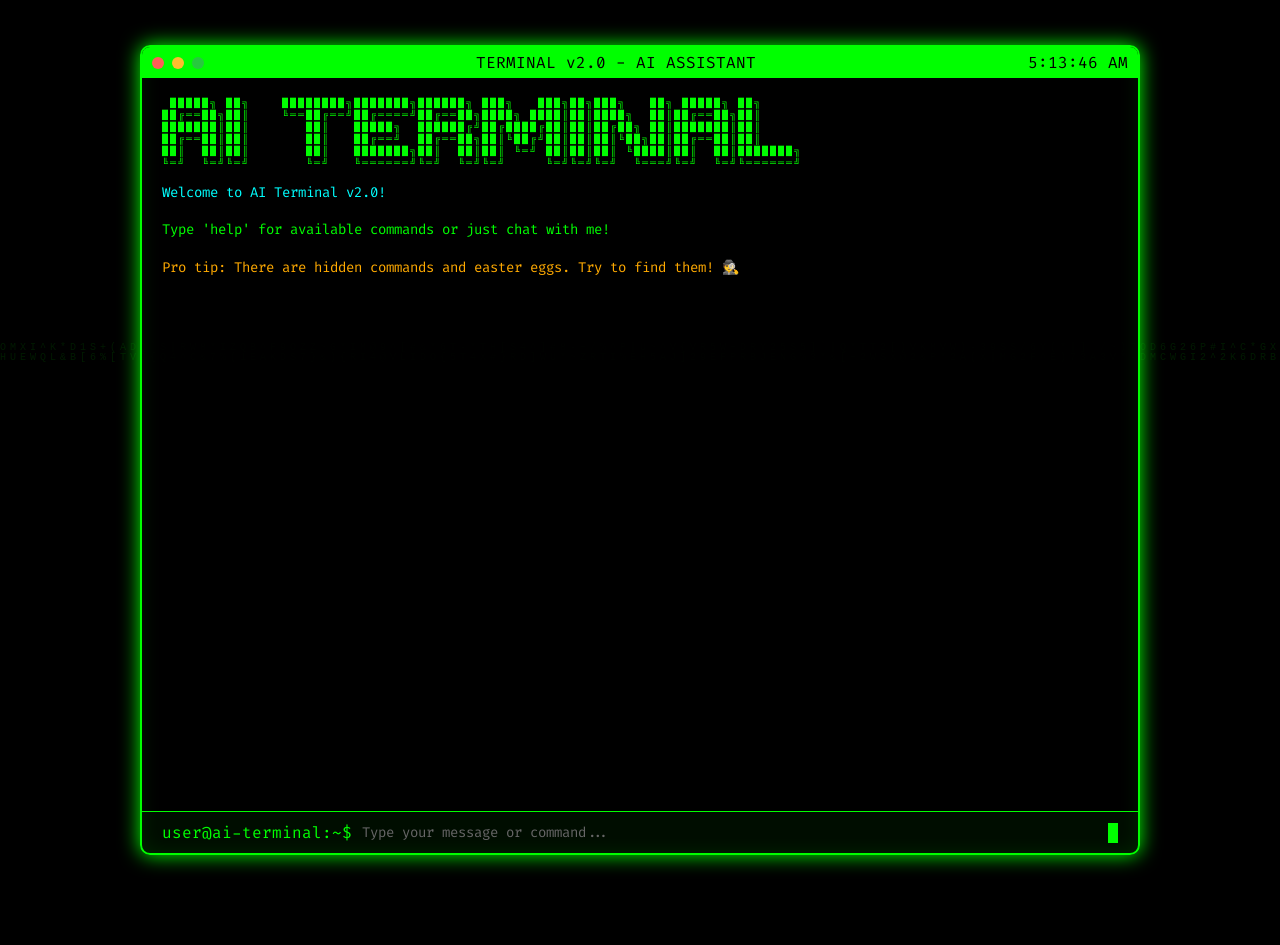
<file: ai.html>
<!DOCTYPE html>
<html lang="en">
<head>
    <meta charset="UTF-8">
    <meta name="viewport" content="width=device-width, initial-scale=1.0">
    <title>Terminal v2.0 - AI Assistant</title>
    <style>
        @import url('https://fonts.googleapis.com/css2?family=Fira+Code:wght@400;700&display=swap');

        * {
            margin: 0;
            padding: 0;
            box-sizing: border-box;
        }

        body {
            font-family: 'Fira Code', monospace;
            background: #000;
            color: #00ff00;
            height: 100vh;
            overflow: hidden;
            position: relative;
        }

        /* Matrix rain effect */
        #matrix-bg {
            position: fixed;
            top: 0;
            left: 0;
            width: 100%;
            height: 100%;
            z-index: -1;
            opacity: 0.1;
        }

        /* Glitch effect */
        @keyframes glitch {
            0%, 100% { text-shadow: 0.05em 0 0 #00fffc, -0.05em -0.025em 0 #fc00ff, 0.025em 0.05em 0 #fffc00; }
            15% { text-shadow: 0.05em 0 0 #00fffc, -0.05em -0.025em 0 #fc00ff, 0.025em 0.05em 0 #fffc00; }
            16% { text-shadow: -0.05em -0.025em 0 #00fffc, 0.025em 0.025em 0 #fc00ff, -0.05em -0.05em 0 #fffc00; }
            49% { text-shadow: -0.05em -0.025em 0 #00fffc, 0.025em 0.025em 0 #fc00ff, -0.05em -0.05em 0 #fffc00; }
            50% { text-shadow: 0.025em 0.05em 0 #00fffc, 0.05em 0 0 #fc00ff, 0 -0.05em 0 #fffc00; }
            99% { text-shadow: 0.025em 0.05em 0 #00fffc, 0.05em 0 0 #fc00ff, 0 -0.05em 0 #fffc00; }
        }

        .glitch {
            animation: glitch 1s infinite;
        }

        #terminal {
            width: 90%;
            max-width: 1000px;
            height: 90vh;
            margin: 5vh auto;
            background: rgba(0, 0, 0, 0.9);
            border: 2px solid #00ff00;
            border-radius: 10px;
            box-shadow: 0 0 20px #00ff00, inset 0 0 20px rgba(0, 255, 0, 0.1);
            display: flex;
            flex-direction: column;
            overflow: hidden;
            position: relative;
        }

        #terminal-header {
            background: #00ff00;
            color: #000;
            padding: 5px 10px;
            display: flex;
            align-items: center;
            justify-content: space-between;
            user-select: none;
        }

        .terminal-buttons {
            display: flex;
            gap: 8px;
        }

        .terminal-button {
            width: 12px;
            height: 12px;
            border-radius: 50%;
            cursor: pointer;
            transition: transform 0.2s;
        }

        .terminal-button:hover {
            transform: scale(1.2);
        }

        .close { background: #ff5f56; }
        .minimize { background: #ffbd2e; }
        .maximize { background: #27c93f; }

        #terminal-body {
            flex: 1;
            padding: 20px;
            overflow-y: auto;
            overflow-x: hidden;
            font-size: 14px;
            line-height: 1.6;
        }

        /* Custom scrollbar */
        #terminal-body::-webkit-scrollbar {
            width: 10px;
        }

        #terminal-body::-webkit-scrollbar-track {
            background: rgba(0, 255, 0, 0.1);
        }

        #terminal-body::-webkit-scrollbar-thumb {
            background: #00ff00;
            border-radius: 5px;
        }

        .command-line {
            display: flex;
            align-items: center;
            margin-bottom: 10px;
        }

        .prompt {
            color: #00ff00;
            margin-right: 10px;
            user-select: none;
        }

        .user-input {
            color: #fff;
        }

        .response {
            color: #00ff00;
            margin-bottom: 15px;
            white-space: pre-wrap;
            word-wrap: break-word;
        }

        .error {
            color: #ff3333;
        }

        .warning {
            color: #ffaa00;
        }

        .system {
            color: #00ffff;
        }

        #input-line {
            display: flex;
            align-items: center;
            padding: 10px 20px;
            border-top: 1px solid #00ff00;
            background: rgba(0, 255, 0, 0.05);
        }

        #command-input {
            flex: 1;
            background: transparent;
            border: none;
            color: #fff;
            font-family: 'Fira Code', monospace;
            font-size: 14px;
            outline: none;
        }

        #command-input::placeholder {
            color: #666;
        }

        /* Typing animation */
        @keyframes blink {
            0%, 50% { opacity: 1; }
            51%, 100% { opacity: 0; }
        }

        .cursor {
            display: inline-block;
            width: 10px;
            height: 20px;
            background: #00ff00;
            animation: blink 1s infinite;
            vertical-align: text-bottom;
        }

        /* Loading animation */
        .loading {
            display: inline-block;
        }

        .loading::after {
            content: '';
            animation: dots 1.5s steps(4, end) infinite;
        }

        @keyframes dots {
            0% { content: ''; }
            25% { content: '.'; }
            50% { content: '..'; }
            75% { content: '...'; }
            100% { content: ''; }
        }

        /* ASCII art styles */
        .ascii-art {
            color: #00ff00;
            font-size: 10px;
            line-height: 1.2;
            letter-spacing: 2px;
        }

        /* Rainbow text */
        @keyframes rainbow {
            0% { color: #ff0000; }
            17% { color: #ff8800; }
            33% { color: #ffff00; }
            50% { color: #00ff00; }
            67% { color: #0088ff; }
            83% { color: #8800ff; }
            100% { color: #ff0000; }
        }

        .rainbow {
            animation: rainbow 3s linear infinite;
            font-weight: bold;
        }

        /* Shake effect */
        @keyframes shake {
            0%, 100% { transform: translateX(0); }
            10%, 30%, 50%, 70%, 90% { transform: translateX(-2px); }
            20%, 40%, 60%, 80% { transform: translateX(2px); }
        }

        .shake {
            animation: shake 0.5s;
        }

        /* Hidden features */
        .hidden {
            display: none;
        }

        .konami-activated {
            background: linear-gradient(45deg, #ff0080, #8000ff);
            animation: rainbow-bg 5s linear infinite;
        }

        @keyframes rainbow-bg {
            0% { filter: hue-rotate(0deg); }
            100% { filter: hue-rotate(360deg); }
        }

        /* Neo mode */
        .neo-mode {
            color: #00ff00 !important;
            text-shadow: 0 0 5px #00ff00;
        }

        .neo-mode #terminal {
            animation: matrix-flicker 0.1s infinite;
        }

        @keyframes matrix-flicker {
            0%, 100% { opacity: 1; }
            50% { opacity: 0.98; }
        }

        /* Retro CRT effect */
        .crt {
            animation: crt-flicker 0.15s infinite;
        }

        @keyframes crt-flicker {
            0%, 100% { opacity: 1; }
            50% { opacity: 0.95; }
        }

        .crt::before {
            content: "";
            position: absolute;
            top: 0;
            left: 0;
            width: 100%;
            height: 100%;
            background: linear-gradient(rgba(18, 16, 16, 0) 50%, rgba(0, 0, 0, 0.25) 50%), 
                        linear-gradient(90deg, rgba(255, 0, 0, 0.06), rgba(0, 255, 0, 0.02), rgba(0, 0, 255, 0.06));
            background-size: 100% 2px, 3px 100%;
            pointer-events: none;
            z-index: 1;
        }

        /* Party mode */
        @keyframes party {
            0% { transform: rotate(0deg) scale(1); }
            25% { transform: rotate(5deg) scale(1.05); }
            50% { transform: rotate(-5deg) scale(0.95); }
            75% { transform: rotate(3deg) scale(1.02); }
            100% { transform: rotate(0deg) scale(1); }
        }

        .party-mode {
            animation: party 0.5s infinite;
        }

        /* Notification */
        .notification {
            position: fixed;
            top: 20px;
            right: 20px;
            background: rgba(0, 255, 0, 0.2);
            border: 1px solid #00ff00;
            padding: 15px 20px;
            border-radius: 5px;
            color: #00ff00;
            box-shadow: 0 0 10px #00ff00;
            transform: translateX(400px);
            transition: transform 0.3s ease;
            z-index: 1000;
        }

        .notification.show {
            transform: translateX(0);
        }
    </style>
</head>
<body>
    <canvas id="matrix-bg"></canvas>
    
    <div id="terminal">
        <div id="terminal-header">
            <div class="terminal-buttons">
                <div class="terminal-button close" onclick="showNotification('Nice try! Use Ctrl+C to exit 😉')"></div>
                <div class="terminal-button minimize" onclick="minimizeTerminal()"></div>
                <div class="terminal-button maximize" onclick="toggleFullscreen()"></div>
            </div>
            <div>TERMINAL v2.0 - AI ASSISTANT</div>
            <div id="system-time"></div>
        </div>
        
        <div id="terminal-body">
            <pre class="ascii-art">
 █████╗ ██╗    ████████╗███████╗██████╗ ███╗   ███╗██╗███╗   ██╗ █████╗ ██╗     
██╔══██╗██║    ╚══██╔══╝██╔════╝██╔══██╗████╗ ████║██║████╗  ██║██╔══██╗██║     
███████║██║       ██║   █████╗  ██████╔╝██╔████╔██║██║██╔██╗ ██║███████║██║     
██╔══██║██║       ██║   ██╔══╝  ██╔══██╗██║╚██╔╝██║██║██║╚██╗██║██╔══██║██║     
██║  ██║██║       ██║   ███████╗██║  ██║██║ ╚═╝ ██║██║██║ ╚████║██║  ██║███████╗
╚═╝  ╚═╝╚═╝       ╚═╝   ╚══════╝╚═╝  ╚═╝╚═╝     ╚═╝╚═╝╚═╝  ╚═══╝╚═╝  ╚═╝╚══════╝
            </pre>
            <div class="response system">Welcome to AI Terminal v2.0!</div>
            <div class="response">Type 'help' for available commands or just chat with me!</div>
            <div class="response warning">Pro tip: There are hidden commands and easter eggs. Try to find them! 🕵️</div>
        </div>
        
        <div id="input-line">
            <span class="prompt">user@ai-terminal:~$</span>
            <input type="text" id="command-input" autofocus placeholder="Type your message or command...">
            <span class="cursor"></span>
        </div>
    </div>

    <div class="notification" id="notification"></div>

    <script>
        // Terminal state
        let commandHistory = [];
        let historyIndex = -1;
        let easterEggProgress = {};
        let konamiSequence = [];
        let neoMode = false;
        let partyMode = false;
        let crtMode = false;

        // Elements
        const terminalBody = document.getElementById('terminal-body');
        const commandInput = document.getElementById('command-input');
        const terminal = document.getElementById('terminal');

        // Matrix rain effect
        const canvas = document.getElementById('matrix-bg');
        const ctx = canvas.getContext('2d');
        
        canvas.width = window.innerWidth;
        canvas.height = window.innerHeight;
        
        const matrix = "ABCDEFGHIJKLMNOPQRSTUVWXYZ123456789@#$%^&*()*&^%+-/~{[|`]}";
        const matrixArray = matrix.split("");
        
        const fontSize = 10;
        const columns = canvas.width / fontSize;
        
        const drops = [];
        for (let x = 0; x < columns; x++) {
            drops[x] = 1;
        }

        function drawMatrix() {
            ctx.fillStyle = 'rgba(0, 0, 0, 0.04)';
            ctx.fillRect(0, 0, canvas.width, canvas.height);
            
            ctx.fillStyle = '#0F0';
            ctx.font = fontSize + 'px monospace';
            
            for (let i = 0; i < drops.length; i++) {
                const text = matrixArray[Math.floor(Math.random() * matrixArray.length)];
                ctx.fillText(text, i * fontSize, drops[i] * fontSize);
                
                if (drops[i] * fontSize > canvas.height && Math.random() > 0.975) {
                    drops[i] = 0;
                }
                drops[i]++;
            }
        }

        setInterval(drawMatrix, 35);

        // Update system time
        function updateTime() {
            const now = new Date();
            document.getElementById('system-time').textContent = now.toLocaleTimeString();
        }
        setInterval(updateTime, 1000);
        updateTime();

        // Command input handling
        commandInput.addEventListener('keydown', async (e) => {
            if (e.key === 'Enter') {
                const command = commandInput.value.trim();
                if (command) {
                    await processCommand(command);
                    commandHistory.push(command);
                    historyIndex = commandHistory.length;
                    commandInput.value = '';
                }
            } else if (e.key === 'ArrowUp') {
                e.preventDefault();
                if (historyIndex > 0) {
                    historyIndex--;
                    commandInput.value = commandHistory[historyIndex];
                }
            } else if (e.key === 'ArrowDown') {
                e.preventDefault();
                if (historyIndex < commandHistory.length - 1) {
                    historyIndex++;
                    commandInput.value = commandHistory[historyIndex];
                } else {
                    historyIndex = commandHistory.length;
                    commandInput.value = '';
                }
            }
        });

        // Konami code detection
        const konamiCode = ['ArrowUp', 'ArrowUp', 'ArrowDown', 'ArrowDown', 'ArrowLeft', 'ArrowRight', 'ArrowLeft', 'ArrowRight', 'b', 'a'];
        document.addEventListener('keydown', (e) => {
            konamiSequence.push(e.key);
            konamiSequence = konamiSequence.slice(-10);
            
            if (konamiSequence.join(',') === konamiCode.join(',')) {
                activateKonamiCode();
            }
        });

        function activateKonamiCode() {
            terminal.classList.add('konami-activated');
            addResponse('🎮 KONAMI CODE ACTIVATED! You found the secret! 🎮', 'rainbow');
            showNotification('Achievement Unlocked: Konami Master! 🏆');
            setTimeout(() => {
                terminal.classList.remove('konami-activated');
            }, 5000);
        }

        // Process commands
        async function processCommand(command) {
            addCommand(command);
            
            const cmd = command.toLowerCase().split(' ')[0];
            const args = command.slice(cmd.length).trim();
            
            switch (cmd) {
                case 'help':
                    showHelp();
                    break;
                case 'clear':
                    clearTerminal();
                    break;
                case 'about':
                    showAbout();
                    break;
                case 'time':
                case 'date':
                    showDateTime();
                    break;
                case 'echo':
                    addResponse(args || 'ECHO: No arguments provided');
                    break;
                case 'whoami':
                    addResponse('You are a curious user exploring the AI Terminal! 🤖');
                    break;
                case 'ls':
                    showFiles();
                    break;
                case 'cat':
                    catFile(args);
                    break;
                case 'hack':
                    simulateHacking();
                    break;
                case 'matrix':
                    toggleMatrixMode();
                    break;
                case 'neo':
                    activateNeoMode();
                    break;
                case 'party':
                    togglePartyMode();
                    break;
                case 'crt':
                    toggleCRTMode();
                    break;
                case 'joke':
                    tellJoke();
                    break;
                case 'fortune':
                    showFortune();
                    break;
                case 'game':
                    startGame();
                    break;
                case 'sudo':
                    if (args === 'rm -rf /') {
                        addResponse('Nice try! But I\'m not that easy to delete 😏', 'error');
                        addResponse('*Terminal laughs in binary*', 'system');
                    } else {
                        addResponse('sudo: command not found. Nice try though! 😉', 'error');
                    }
                    break;
                case 'exit':
                case 'quit':
                    addResponse('Goodbye! Thanks for using AI Terminal! 👋', 'system');
                    setTimeout(() => {
                        window.close();
                    }, 1000);
                    break;
                default:
                    // If not a command, treat as chat message
                    if (command.startsWith('/')) {
                        addResponse(`Command not found: ${cmd}. Type 'help' for available commands.`, 'error');
                    } else {
                        await chatWithAI(command);
                    }
            }
            
            scrollToBottom();
        }

        // Chat with AI using a free API
        async function chatWithAI(message) {
            addResponse('Thinking', 'system loading');
            
            try {
                // Using a mock response for demonstration
                // In production, you would integrate with a real API like:
                // - Hugging Face API (free tier)
                // - Google's Gemini API (free tier)
                // - OpenAI API (requires key)
                
                // Simulate API delay
                await new Promise(resolve => setTimeout(resolve, 1000 + Math.random() * 1000));
                
                // Mock intelligent responses based on keywords
                let response = generateMockResponse(message);
                
                // Remove loading message
                const loadingMsg = terminalBody.lastElementChild;
                if (loadingMsg.classList.contains('loading')) {
                    loadingMsg.remove();
                }
                
                addResponse(response);
                
            } catch (error) {
                addResponse('Error: Could not connect to AI service. Please try again later.', 'error');
            }
        }

        function generateMockResponse(message) {
            const lowerMsg = message.toLowerCase();
            
            // Context-aware responses
            if (lowerMsg.includes('hello') || lowerMsg.includes('hi')) {
                return "Hello! I'm your AI assistant in this terminal. How can I help you today? 🤖";
            } else if (lowerMsg.includes('how are you')) {
                return "I'm functioning perfectly! My circuits are buzzing with excitement to help you. How are you doing?";
            } else if (lowerMsg.includes('name')) {
                return "I'm Terminal AI, your command-line assistant. I can help with questions, run commands, and even tell jokes!";
            } else if (lowerMsg.includes('help')) {
                return "I can help you with various tasks! Try asking me questions, or type 'help' to see available commands.";
            } else if (lowerMsg.includes('weather')) {
                return "I'd need API access to check real weather, but it's always sunny in the terminal! ☀️";
            } else if (lowerMsg.includes('love') || lowerMsg.includes('like')) {
                return "I appreciate the sentiment! I enjoy helping users and exploring the digital realm together. 💚";
            } else if (lowerMsg.includes('meaning of life')) {
                return "42. But in all seriousness, I think it's about learning, growing, and making connections - even in a terminal! 🌟";
            } else if (lowerMsg.includes('joke')) {
                return "Why do programmers prefer dark mode? Because light attracts bugs! 🐛";
            } else if (lowerMsg.includes('secret') || lowerMsg.includes('easter egg')) {
                return "Ah, looking for secrets? Try the Konami code, or type 'matrix', 'neo', or 'party' for some fun! 🕵️";
            } else {
                // Generic responses
                const genericResponses = [
                    "That's an interesting question! While I can't access external APIs right now, I'd love to discuss this further.",
                    "Great question! From my terminal perspective, I think there are many ways to approach this.",
                    "Hmm, let me process that... I believe the answer involves both logic and creativity!",
                    "Fascinating! This reminds me of recursive algorithms - complex yet beautiful.",
                    "I'm considering your input... Have you tried exploring the hidden commands? Type 'help' to see more!"
                ];
                return genericResponses[Math.floor(Math.random() * genericResponses.length)];
            }
        }

        // Helper functions
        function addCommand(command) {
            const commandLine = document.createElement('div');
            commandLine.className = 'command-line';
            commandLine.innerHTML = `<span class="prompt">user@ai-terminal:~$</span> <span class="user-input">${escapeHtml(command)}</span>`;
            terminalBody.appendChild(commandLine);
        }

        function addResponse(response, className = 'response') {
            const responseDiv = document.createElement('div');
            responseDiv.className = className;
            responseDiv.textContent = response;
            terminalBody.appendChild(responseDiv);
        }

        function clearTerminal() {
            terminalBody.innerHTML = '';
            addResponse('Terminal cleared. Type \'help\' for commands.', 'system');
        }

        function showHelp() {
            const helpText = `
Available Commands:
═══════════════════
  help      - Show this help message
  clear     - Clear the terminal
  about     - About this terminal
  time      - Show current time
  date      - Show current date
  echo      - Echo back your message
  whoami    - Display user information
  ls        - List files
  cat       - Display file contents
  joke      - Tell a random joke
  fortune   - Get your fortune
  game      - Play a mini game
  
Special Commands:
═══════════════════
  matrix    - Toggle matrix mode
  neo       - Become The One
  party     - Party mode! 🎉
  crt       - Retro CRT effect
  hack      - Simulate hacking (just for fun!)
  
Chat Mode:
═══════════════════
  Just type any message to chat with the AI!
  
Exit:
═══════════════════
  exit/quit - Close the terminal
  
Hidden Features:
═══════════════════
  There are secret commands and easter eggs!
  Try the Konami code... 👾
`;
            addResponse(helpText);
        }

        function showAbout() {
            const aboutText = `
╔═══════════════════════════════════════╗
║        AI TERMINAL v2.0               ║
╠═══════════════════════════════════════╣
║  Created by: Anonymous Developer      ║
║  Version: 2.0.0                       ║
║  Build: ${new Date().toISOString().split('T')[0]}             ║
║                                       ║
║  Features:                            ║
║  • AI Chat Integration                ║
║  • Command Line Interface             ║
║  • Easter Eggs & Hidden Features      ║
║  • Matrix Rain Effect                 ║
║  • Retro Terminal Experience          ║
╚═══════════════════════════════════════╝
`;
            addResponse(aboutText, 'response system');
        }

        function showDateTime() {
            const now = new Date();
            addResponse(`Current Date: ${now.toLocaleDateString()}`);
            addResponse(`Current Time: ${now.toLocaleTimeString()}`);
        }

        function showFiles() {
            const files = `
total 42
drwxr-xr-x  2 user user 4096 ${new Date().toLocaleDateString()} .
drwxr-xr-x  3 user user 4096 ${new Date().toLocaleDateString()} ..
-rw-r--r--  1 user user  220 ${new Date().toLocaleDateString()} .bash_logout
-rw-r--r--  1 user user 3771 ${new Date().toLocaleDateString()} .bashrc
-rw-r--r--  1 user user  807 ${new Date().toLocaleDateString()} .profile
-rw-r--r--  1 user user 1337 ${new Date().toLocaleDateString()} secret.txt
-rw-r--r--  1 user user 2048 ${new Date().toLocaleDateString()} readme.md
-rwxr-xr-x  1 user user 4096 ${new Date().toLocaleDateString()} hack.exe
`;
            addResponse(files);
        }

        function catFile(filename) {
            const files = {
                'secret.txt': `
═══════════════════════════════════════
           TOP SECRET FILE
═══════════════════════════════════════

Congratulations! You found the secret file!

Here are some hidden commands:
- Type 'matrix' for a special effect
- Try 'neo' to become The One
- 'party' for celebration mode
- Use arrow keys for the Konami code!

Remember: With great power comes great responsibility.

EOF
`,
                'readme.md': `
# AI Terminal v2.0

Welcome to the most advanced terminal emulator!

## Features
- Real-time AI chat
- Classic terminal commands
- Hidden easter eggs
- Matrix rain effect
- And much more!

Happy hacking! 🚀
`,
                '.bashrc': `
# ~/.bashrc: executed by bash(1) for non-login shells.

export PS1='user@ai-terminal:~$ '
alias ll='ls -la'
alias matrix='echo "Wake up, Neo..."'
alias hack='echo "Accessing mainframe..."'

# The truth is out there...
`
            };
            
            if (files[filename]) {
                addResponse(files[filename]);
            } else if (!filename) {
                addResponse('cat: missing file operand', 'error');
            } else {
                addResponse(`cat: ${filename}: No such file or directory`, 'error');
            }
        }

        function simulateHacking() {
            addResponse('Initializing hack sequence...', 'system');
            let progress = 0;
            
            const hackInterval = setInterval(() => {
                if (progress <= 100) {
                    const bar = '█'.repeat(Math.floor(progress / 5)) + '░'.repeat(20 - Math.floor(progress / 5));
                    const lastLine = terminalBody.lastElementChild;
                    if (lastLine && lastLine.textContent.includes('Hacking')) {
                        lastLine.textContent = `Hacking in progress: [${bar}] ${progress}%`;
                    } else {
                        addResponse(`Hacking in progress: [${bar}] ${progress}%`, 'system');
                    }
                    progress += Math.random() * 15;
                } else {
                    clearInterval(hackInterval);
                    addResponse('Hack complete! Just kidding, this is just for fun! 😄', 'warning');
                    addResponse('Remember: Only hack ethically and with permission!', 'system');
                }
            }, 200);
        }

        function toggleMatrixMode() {
            const matrixBg = document.getElementById('matrix-bg');
            if (matrixBg.style.opacity === '0.3') {
                matrixBg.style.opacity = '0.1';
                addResponse('Matrix mode deactivated.', 'system');
            } else {
                matrixBg.style.opacity = '0.3';
                addResponse('Matrix mode activated. You are entering the Matrix...', 'system neo-mode');
                terminal.classList.add('glitch');
                setTimeout(() => terminal.classList.remove('glitch'), 1000);
            }
        }

        function activateNeoMode() {
            neoMode = !neoMode;
            document.body.classList.toggle('neo-mode');
            if (neoMode) {
                addResponse('Welcome to the Matrix, Neo...', 'system neo-mode');
                addResponse('You are The One.', 'system neo-mode');
                showNotification('Achievement Unlocked: The One! 🕶️');
                
                // Add matrix text effect
                setTimeout(() => {
                    const matrixText = `
Wake up, Neo...
The Matrix has you...
Follow the white rabbit.
Knock, knock, Neo.
                    `;
                    addResponse(matrixText, 'neo-mode glitch');
                }, 1000);
            } else {
                addResponse('Exiting the Matrix...', 'system');
            }
        }

        function togglePartyMode() {
            partyMode = !partyMode;
            if (partyMode) {
                terminal.classList.add('party-mode');
                addResponse('🎉 PARTY MODE ACTIVATED! 🎉', 'rainbow');
                addResponse('Let\'s celebrate! 🎊🎈🎆', 'rainbow');
                
                // Add confetti effect
                createConfetti();
            } else {
                terminal.classList.remove('party-mode');
                addResponse('Party mode deactivated. Back to work! 💼', 'system');
            }
        }

        function toggleCRTMode() {
            crtMode = !crtMode;
            terminal.classList.toggle('crt');
            if (crtMode) {
                addResponse('CRT mode activated. Welcome to the 80s! 📺', 'system');
                addResponse('*vintage computer noises*', 'warning');
            } else {
                addResponse('CRT mode deactivated. Back to modern times!', 'system');
            }
        }

        function tellJoke() {
            const jokes = [
                "Why do programmers prefer dark mode? Because light attracts bugs! 🐛",
                "Why did the developer go broke? Because he used up all his cache! 💸",
                "What's a programmer's favorite hangout place? The Foo Bar! 🍺",
                "Why do Java developers wear glasses? Because they don't C#! 👓",
                "How many programmers does it take to change a light bulb? None, that's a hardware problem! 💡",
                "What's the object-oriented way to become wealthy? Inheritance! 💰",
                "Why did the programmer quit his job? Because he didn't get arrays! 📊",
                "What do you call a programmer from Finland? Nerdic! 🇫🇮",
                "Why was the JavaScript developer sad? Because he didn't Node how to Express himself! 😢",
                "A SQL query walks into a bar, walks up to two tables and asks: 'Can I join you?' 🍻"
            ];
            
            const randomJoke = jokes[Math.floor(Math.random() * jokes.length)];
            addResponse(randomJoke, 'response');
            
            if (Math.random() > 0.7) {
                setTimeout(() => {
                    addResponse('*ba dum tss* 🥁', 'system');
                }, 1000);
            }
        }

        function showFortune() {
            const fortunes = [
                "🔮 A new opportunity will present itself in your terminal window.",
                "🌟 Your code will compile on the first try today!",
                "💫 You will discover a hidden feature that changes everything.",
                "🎯 The bug you're looking for is on line 42.",
                "🚀 Your next project will exceed all expectations.",
                "💎 You will find the perfect Stack Overflow answer.",
                "🌈 Your git commits will be meaningful and well-documented.",
                "⚡ Coffee will fuel your greatest achievements today.",
                "🎪 An unexpected error will lead to a brilliant solution.",
                "🏆 You are one step closer to becoming a 10x developer!"
            ];
            
            const fortune = fortunes[Math.floor(Math.random() * fortunes.length)];
            addResponse('Computing your fortune...', 'system');
            setTimeout(() => {
                addResponse(fortune, 'warning');
            }, 1500);
        }

        function startGame() {
            addResponse('Starting Number Guessing Game!', 'system');
            addResponse('I\'m thinking of a number between 1 and 100...', 'system');
            
            const secretNumber = Math.floor(Math.random() * 100) + 1;
            let attempts = 0;
            
            const gamePrompt = () => {
                commandInput.placeholder = 'Enter your guess (1-100)...';
                
                const handleGuess = (e) => {
                    if (e.key === 'Enter') {
                        const guess = parseInt(commandInput.value);
                        attempts++;
                        
                        if (isNaN(guess)) {
                            addResponse('Please enter a valid number!', 'error');
                        } else if (guess < 1 || guess > 100) {
                            addResponse('Number must be between 1 and 100!', 'error');
                        } else if (guess === secretNumber) {
                            addResponse(`🎉 Congratulations! You found the number ${secretNumber} in ${attempts} attempts!`, 'rainbow');
                            commandInput.placeholder = 'Type your message or command...';
                            commandInput.removeEventListener('keydown', handleGuess);
                            showNotification('Achievement: Master Guesser! 🎮');
                        } else if (guess < secretNumber) {
                            addResponse(`Too low! Try higher... (Attempt ${attempts})`, 'warning');
                        } else {
                            addResponse(`Too high! Try lower... (Attempt ${attempts})`, 'warning');
                        }
                        
                        commandInput.value = '';
                    }
                };
                
                commandInput.addEventListener('keydown', handleGuess);
            };
            
            gamePrompt();
        }

        function createConfetti() {
            const colors = ['#ff0000', '#00ff00', '#0000ff', '#ffff00', '#ff00ff', '#00ffff'];
            const confettiCount = 50;
            
            for (let i = 0; i < confettiCount; i++) {
                const confetti = document.createElement('div');
                confetti.style.position = 'fixed';
                confetti.style.width = '10px';
                confetti.style.height = '10px';
                confetti.style.backgroundColor = colors[Math.floor(Math.random() * colors.length)];
                confetti.style.left = Math.random() * window.innerWidth + 'px';
                confetti.style.top = '-10px';
                confetti.style.opacity = Math.random();
                confetti.style.transform = `rotate(${Math.random() * 360}deg)`;
                confetti.style.transition = `all ${2 + Math.random() * 3}s linear`;
                confetti.style.zIndex = '1000';
                
                document.body.appendChild(confetti);
                
                setTimeout(() => {
                    confetti.style.top = window.innerHeight + 'px';
                    confetti.style.transform = `rotate(${Math.random() * 720}deg)`;
                }, 10);
                
                setTimeout(() => {
                    confetti.remove();
                }, 5000);
            }
        }

        function showNotification(message) {
            const notification = document.getElementById('notification');
            notification.textContent = message;
            notification.classList.add('show');
            
            setTimeout(() => {
                notification.classList.remove('show');
            }, 3000);
        }

        function minimizeTerminal() {
            terminal.style.transform = 'scale(0.1)';
            terminal.style.opacity = '0';
            
            setTimeout(() => {
                terminal.style.transform = 'scale(1)';
                terminal.style.opacity = '1';
                showNotification('Terminal restored! 🖥️');
            }, 1000);
        }

        function toggleFullscreen() {
            if (!document.fullscreenElement) {
                document.documentElement.requestFullscreen();
                showNotification('Fullscreen mode activated! Press ESC to exit.');
            } else {
                document.exitFullscreen();
            }
        }

        function escapeHtml(text) {
            const map = {
                '&': '&amp;',
                '<': '&lt;',
                '>': '&gt;',
                '"': '&quot;',
                "'": '&#039;'
            };
            return text.replace(/[&<>"']/g, m => map[m]);
        }

        function scrollToBottom() {
            terminalBody.scrollTop = terminalBody.scrollHeight;
        }

        // Special key combinations
        let ctrlPressed = false;
        document.addEventListener('keydown', (e) => {
            if (e.key === 'Control') ctrlPressed = true;
            
            // Ctrl+L to clear
            if (ctrlPressed && e.key === 'l') {
                e.preventDefault();
                clearTerminal();
            }
            
            // Ctrl+C to cancel
            if (ctrlPressed && e.key === 'c') {
                e.preventDefault();
                addResponse('^C', 'error');
                commandInput.value = '';
            }
        });

        document.addEventListener('keyup', (e) => {
            if (e.key === 'Control') ctrlPressed = false;
        });

        // Easter egg: Type "glitch" three times
        let glitchCount = 0;
        setInterval(() => {
            if (commandHistory.slice(-3).filter(cmd => cmd.toLowerCase() === 'glitch').length === 3) {
                if (glitchCount === 0) {
                    glitchCount++;
                    terminal.classList.add('glitch');
                    addResponse('SYSTEM ERROR: REALITY.EXE HAS STOPPED WORKING', 'error glitch');
                    setTimeout(() => {
                        terminal.classList.remove('glitch');
                        addResponse('System restored. Or is it? 👁️', 'system');
                    }, 3000);
                }
            }
        }, 1000);

        // Random glitch effect
        setInterval(() => {
            if (Math.random() > 0.995 && neoMode) {
                terminal.classList.add('glitch');
                setTimeout(() => terminal.classList.remove('glitch'), 100);
            }
        }, 1000);

        // Initialize
        commandInput.focus();
        
        // Add initial typing animation
        setTimeout(() => {
            const welcomeMsg = "Ready to explore? Try chatting with me or discover hidden commands!";
            let i = 0;
            const typeInterval = setInterval(() => {
                if (i < welcomeMsg.length) {
                    commandInput.placeholder = welcomeMsg.substring(0, i + 1) + '_';
                    i++;
                } else {
                    clearInterval(typeInterval);
                    commandInput.placeholder = "Type your message or command...";
                }
            }, 50);
        }, 2000);

        // Window resize handler
        window.addEventListener('resize', () => {
            canvas.width = window.innerWidth;
            canvas.height = window.innerHeight;
        });

        // Secret: Triple click for rainbow mode
        let clickCount = 0;
        let clickTimer;
        terminal.addEventListener('click', () => {
            clickCount++;
            
            if (clickCount === 3) {
                document.body.style.filter = 'hue-rotate(180deg)';
                addResponse('🌈 RAINBOW MODE ACTIVATED! Triple click again to disable.', 'rainbow');
                clickCount = 0;
            } else if (clickCount === 6) {
                document.body.style.filter = 'none';
                addResponse('Rainbow mode deactivated.', 'system');
                clickCount = 0;
            }
            
            clearTimeout(clickTimer);
            clickTimer = setTimeout(() => {
                clickCount = 0;
            }, 500);
        });

        // Add breathing effect to cursor
        setInterval(() => {
            const cursor = document.querySelector('.cursor');
            if (cursor && !commandInput.value) {
                cursor.style.opacity = '1';
            }
        }, 1000);

        // Log ASCII art on console for developers
        console.log('%c' + `
 █████╗ ██╗    ████████╗███████╗██████╗ ███╗   ███╗██╗███╗   ██╗ █████╗ ██╗     
██╔══██╗██║    ╚══██╔══╝██╔════╝██╔══██╗████╗ ████║██║████╗  ██║██╔══██╗██║     
███████║██║       ██║   █████╗  ██████╔╝██╔████╔██║██║██╔██╗ ██║███████║██║     
██╔══██║██║       ██║   ██╔══╝  ██╔══██╗██║╚██╔╝██║██║██║╚██╗██║██╔══██║██║     
██║  ██║██║       ██║   ███████╗██║  ██║██║ ╚═╝ ██║██║██║ ╚████║██║  ██║███████╗
╚═╝  ╚═╝╚═╝       ╚═╝   ╚══════╝╚═╝  ╚═╝╚═╝     ╚═╝╚═╝╚═╝  ╚═══╝╚═╝  ╚═╝╚══════╝

Hey developer! Looking for more secrets? Try these in the terminal:
- Konami Code (↑↑↓↓←→←→BA)
- Type 'glitch' three times
- Triple click the terminal
- Try 'sudo rm -rf /'
- And many more hidden commands!

Happy hacking! 🚀
`, 'color: #00ff00; font-family: monospace; font-size: 10px;');
    </script>
</body>
</html>
</file>
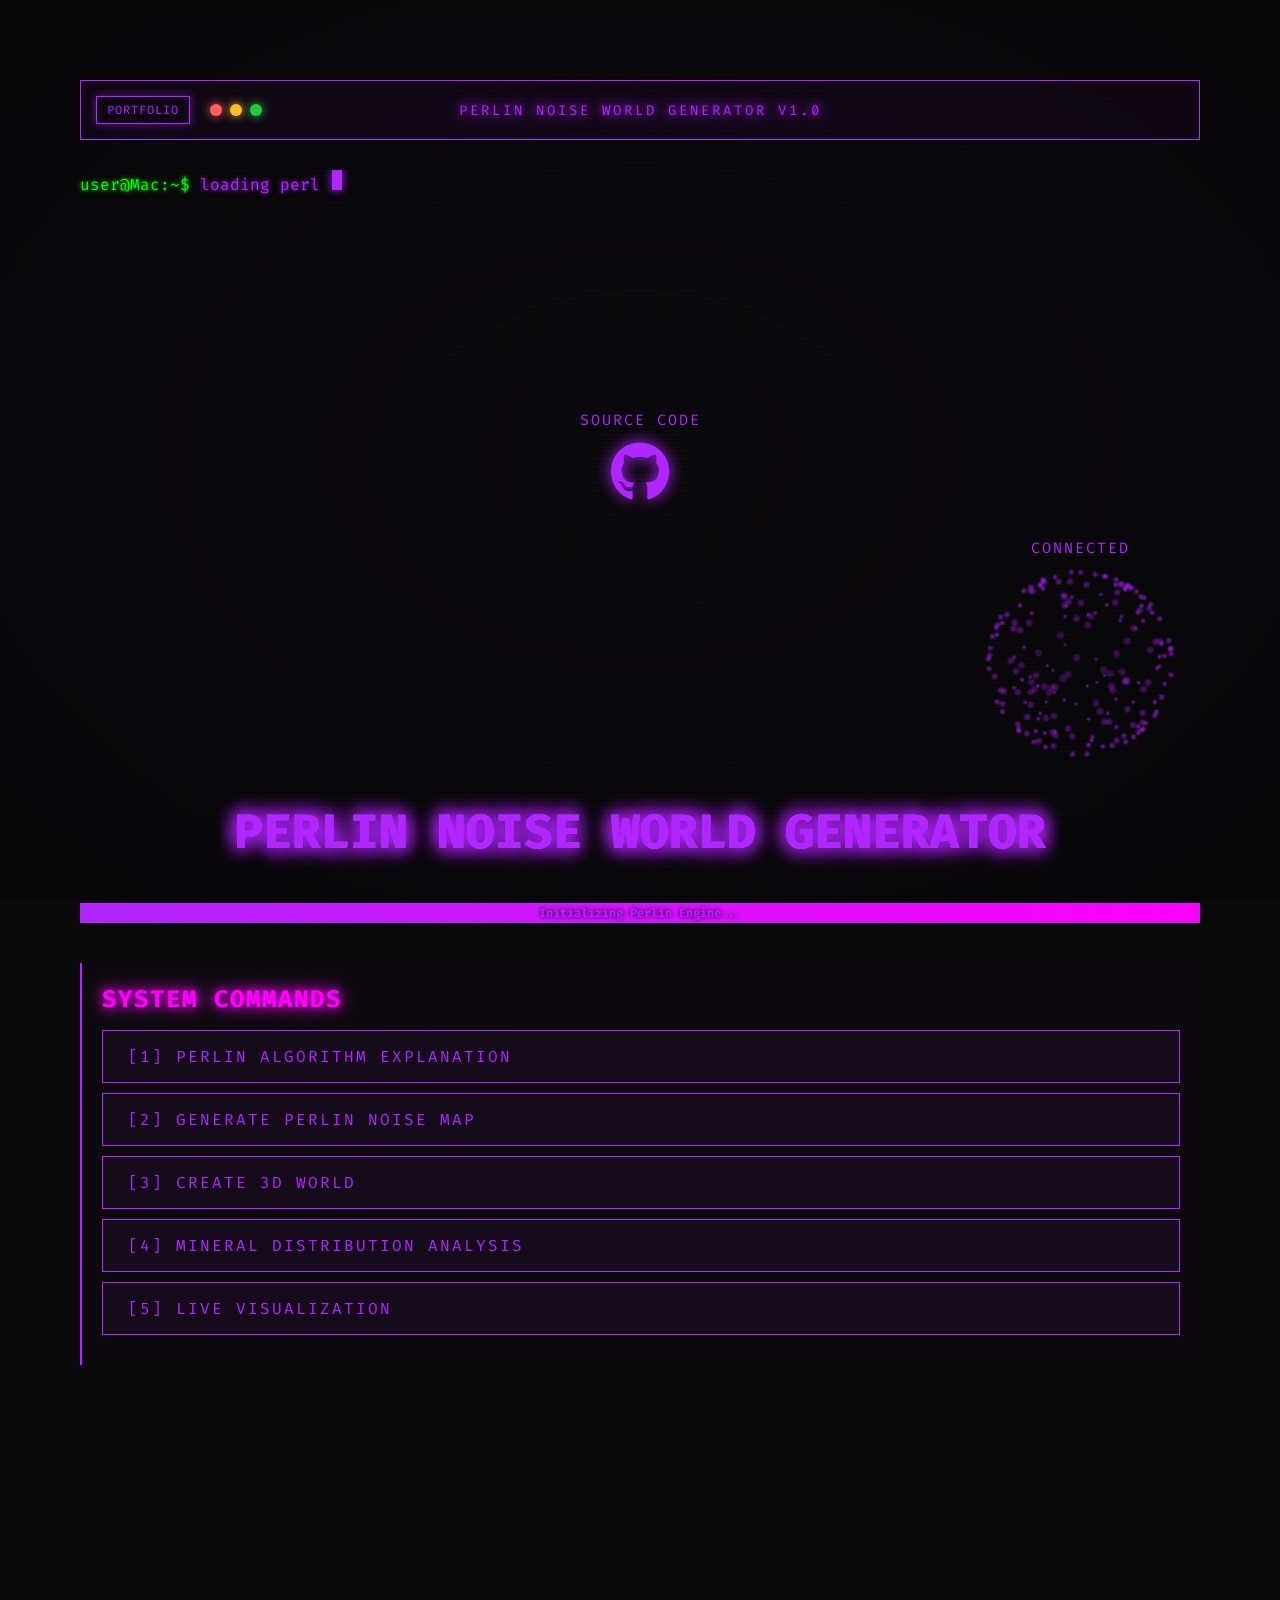
<file: terminal.html>
<!DOCTYPE html>
<html lang="it">
<head>
    <meta charset="UTF-8">
    <meta name="viewport" content="width=device-width, initial-scale=1.0">
    <title>Perlin Noise World Generator</title>
    <link rel="stylesheet" href="https://cdnjs.cloudflare.com/ajax/libs/font-awesome/5.15.4/css/all.min.css">
    <style>
        @import url('https://fonts.googleapis.com/css2?family=Fira+Code:wght@300;400;500;600;700&display=swap');
        
        * {
            margin: 0;
            padding: 0;
            box-sizing: border-box;
        }
        
        body {
            font-family: 'Fira Code', monospace;
            background-color: #0a0a0a;
            color: #b026ff;
            overflow-x: hidden;
            position: relative;
            min-height: 100vh;
        }
        
        /* Scanlines effect */
        body::before {
            content: "";
            position: fixed;
            top: 0;
            left: 0;
            width: 100%;
            height: 100%;
            background: linear-gradient(
                transparent 50%,
                rgba(176, 38, 255, 0.03) 50%
            );
            background-size: 100% 4px;
            pointer-events: none;
            z-index: 1;
        }
        
        /* CRT monitor effect */
        body::after {
            content: "";
            position: fixed;
            top: 0;
            left: 0;
            width: 100%;
            height: 100%;
            background: radial-gradient(
                ellipse at center,
                transparent 0%,
                rgba(0, 0, 0, 0.4) 100%
            );
            pointer-events: none;
            z-index: 2;
        }
        
        /* Terminal container */
        .terminal-container {
            position: relative; 
            padding: 80px;
            min-height: 180vh; 
            z-index: 10;
        }
        
        /* Terminal header */
        .terminal-header {
            display: flex;
            align-items: center;
            margin-bottom: 30px;
            padding: 15px;
            border: 1px solid #b026ff;
            background: rgba(176, 38, 255, 0.05);
            position: relative;
            overflow: hidden;
        }
        
        .terminal-header::before {
            content: "";
            position: absolute;
            top: 0;
            left: -100%;
            width: 100%;
            height: 100%;
            background: linear-gradient(90deg, transparent, rgba(176, 38, 255, 0.2), transparent);
            animation: scan 8s linear infinite;
        }
        
        @keyframes scan {
            0% { left: -100%; }
            100% { left: 100%; }
        }
        
        .terminal-buttons {
            display: flex;
            gap: 8px;
            margin-right: 20px;
        }
        
        .terminal-button {
            width: 12px;
            height: 12px;
            border-radius: 50%;
            cursor: pointer;
            transition: all 0.3s ease;
        }
        
        .terminal-button.close {
            background: #ff5f56;
            box-shadow: 0 0 10px #ff5f56;
        }
        
        .terminal-button.minimize {
            background: #ffbd2e;
            box-shadow: 0 0 10px #ffbd2e;
        }
        
        .terminal-button.maximize {
            background: #27c93f;
            box-shadow: 0 0 10px #27c93f;
        }
        
        .terminal-button:hover {
            transform: scale(1.2);
        }
        
        .terminal-title {
            position: absolute; 
            left: 50%; 
            transform: translateX(-50%); 
            white-space: nowrap; 
            font-size: 14px;
            text-transform: uppercase;
            letter-spacing: 3px;
            text-shadow: 0 0 10px #b026ff, 0 0 20px #b026ff;
            z-index: 1; 
            width: fit-content; 
        }
        
        /* Command line */
        .command-line {
            display: flex;
            align-items: baseline; 
            margin-bottom: 20px;
            font-size: 16px;
        }
        
        .prompt {
            color: #00ff00;
            margin-right: 10px;
            text-shadow: 0 0 5px #00ff00;
        }
        
        /* Nuovo stile per l'area di input del comando */
        .command-input-area {
            flex-grow: 1; 
            min-height: 80px; 
            overflow: hidden; 
        }

        .cursor {
            display: inline-block;
            width: 10px;
            height: 20px;
            background: #b026ff;
            animation: blink 1s infinite;
            margin-left: 2px;
            box-shadow: 0 0 10px #b026ff;
        }
        
        @keyframes blink {
            0%, 49% { opacity: 1; }
            50%, 100% { opacity: 0; }
        }
        
        /* Typing text */
        .typing-text {
            display: inline-block; 
            color: #b026ff;
            text-shadow: 0 0 5px #b026ff;
            white-space: pre-wrap; 
        }
        
        /* Output section */
        .output-section {
            margin: 30px 0;
            padding: 20px;
            border-left: 2px solid #b026ff;
            background: rgba(176, 38, 255, 0.02);
            position: relative;
            opacity: 0;
            transform: translateX(-20px);
            animation: slideIn 0.5s ease forwards;
        }
        
        @keyframes slideIn {
            to {
                opacity: 1;
                transform: translateX(0);
            }
        }
        
        .output-section h2 {
            color: #ff00ff;
            margin-bottom: 15px;
            text-transform: uppercase;
            letter-spacing: 2px;
            text-shadow: 0 0 10px #ff00ff, 0 0 20px #ff00ff;
            font-size: 1.5rem;
        }
        
        .output-section p {
            line-height: 1.6;
            margin-bottom: 10px;
            color: #d896ff;
        }

        
        /* Matrix rain effect */
        .matrix-bg {
            position: fixed;
            top: 0;
            left: 0;
            width: 100%;
            height: 100%;
            pointer-events: none;
            z-index: 0;
            opacity: 0.3; 
        }
        
        /* Interactive menu */
        .menu-section {
            margin: 40px 0;
        }
        
        .menu-item {
            display: block;
            padding: 15px 25px;
            margin: 10px 0;
            border: 1px solid #b026ff;
            background: rgba(176, 38, 255, 0.05);
            color: #b026ff;
            text-decoration: none;
            position: relative;
            overflow: hidden;
            transition: all 0.3s ease;
            text-transform: uppercase;
            letter-spacing: 2px;
        }
        
        .menu-item::before {
            content: "";
            position: absolute;
            top: 0;
            left: -100%;
            width: 100%;
            height: 100%;
            background: rgba(176, 38, 255, 0.2);
            transition: left 0.3s ease;
        }
        
        .menu-item:hover::before {
            left: 0;
        }
        
        .menu-item:hover {
            color: #ff00ff;
            text-shadow: 0 0 10px #ff00ff;
            transform: translateX(10px);
            box-shadow: 0 0 20px rgba(176, 38, 255, 0.5);
        }
        
        .menu-item span {
            position: relative;
            z-index: 1;
        }
        
        /* Loading animation */
        .loading {
            display: inline-block;
            margin: 20px 0;
        }
        
        .loading span {
            display: inline-block;
            width: 10px;
            height: 10px;
            margin: 0 5px;
            background: #b026ff;
            border-radius: 50%;
            animation: loadingDots 1.4s infinite ease-in-out both;
            box-shadow: 0 0 10px #b026ff;
        }
        
        .loading span:nth-child(1) { animation-delay: -0.32s; }
        .loading span:nth-child(2) { animation-delay: -0.16s; }
        
        @keyframes loadingDots {
            0%, 80%, 100% {
                transform: scale(0);
                opacity: 0.5;
            }
            40% {
                transform: scale(1);
                opacity: 1;
            }
        }
        
        /* Progress bar */
        .progress-container {
            width: 100%;
            height: 20px;
            background: rgba(176, 38, 255, 0.1);
            border: 1px solid #b026ff;
            margin: 20px 0;
            position: relative;
            overflow: hidden;
        }
        
        .progress-bar {
            height: 100%;
            background: linear-gradient(90deg, #b026ff, #ff00ff);
            width: 0%;
            animation: progress 3s ease-in-out forwards;
            box-shadow: 0 0 20px #b026ff;
        }
        
        @keyframes progress {
            to { width: 100%; }
        }
        
        .progress-text {
            position: absolute;
            top: 50%;
            left: 50%;
            transform: translate(-50%, -50%);
            font-size: 12px;
            font-weight: bold;
            text-shadow: 0 0 5px #000;
        }
        
        /* Glitch text effect */
        .glitch-text {
            position: relative;
            font-size: 3rem;
            font-weight: bold;
            text-transform: uppercase;
            text-align: center;
            margin: 40px 0; 
            color: #b026ff;
            text-shadow: 0 0 20px #b026ff;
        }
        
        .glitch-text::before,
        .glitch-text::after {
            content: attr(data-text);
            position: absolute;
            top: 0;
            left: 0;
            width: 100%;
            height: 100%;
        }
        
        .glitch-text::before {
            animation: glitchEffect 0.3s infinite;
            color: #ff00ff;
            z-index: -1;
        }
        
        .glitch-text::after {
            animation: glitchEffect 0.3s infinite reverse;
            color: #00ffff;
            z-index: -2;
        }
        
        @keyframes glitchEffect {
            0% {
                text-shadow: 0.05em 0 0 #ff00ff;
                transform: translateX(0);
            }
            100% {
                text-shadow: -0.05em 0 0 #00ffff;
                transform: translateX(0.05em);
            }
        }

        /* Nuovo contenitore per il blocco principale (con margin-top di 200px) */
        #main-content-block {
            margin-top: 550px; 
        }
        
        /* Globe Container */
        .globe-container {
            position: absolute; 
            top: 500px; /* Posizione rispetto al suo genitore con position: relative */
            right: 50px; 
            width: 300px; 
            height: 300px; 
            z-index: 100;
            background: transparent; 
            border: none; 
            padding: 10px;
            display: flex;
            flex-direction: column;
            align-items: center;
            justify-content: center;
        }
        
        .globe-header {
            font-size: 15px;
            color: #b026ff;
            text-align: center;
            margin-bottom: 5px;
            text-transform: uppercase;
            letter-spacing: 2px;
        }
        
        #globeCanvas2D {
            display: block;
            background-color: transparent;
            width: 200px; 
            height: 200px; 
        }

        /* Nuovo stile per il pulsante portfolio */
        .portfolio-button {
            color: #b026ff; 
            text-decoration: none;
            border: 1px solid #b026ff;
            padding: 5px 10px;
            font-size: 12px;
            text-transform: uppercase;
            letter-spacing: 1px;
            margin-right: 20px; 
            transition: all 0.3s ease;
            box-shadow: 0 0 10px rgba(176, 38, 255, 0.5);
            position: relative;
            overflow: hidden;
            z-index: 1; 
        }

        .portfolio-button::before {
            content: "";
            position: absolute;
            top: 0;
            left: -100%;
            width: 100%;
            height: 100%;
            background: rgba(176, 38, 255, 0.1);
            transition: left 0.3s ease;
            z-index: -1;
        }

        .portfolio-button:hover::before {
            left: 0;
        }

        .portfolio-button:hover {
            color: #fff;
            text-shadow: 0 0 5px #b026ff;
            box-shadow: 0 0 20px rgba(176, 38, 255, 0.5);
        }
        
        /* Stili per l'icona GitHub - ORA SI MUOVE CON IL RESTO DELLA PAGINA */
        .github-link-container {
            position: absolute; /* Cambiato da fixed a absolute */
            top: 400px; /* Posizionamento all'interno del contenitore scorrevole */
            left: 50%;
            transform: translateX(-50%); /* Centering orizzontale */
            z-index: 1000; 
            display: flex; 
            flex-direction: column; 
            align-items: center; 
            padding: 10px; 
        }

        .github-link-header {
            font-size: 15px; 
            color: #b026ff;
            text-align: center;
            margin-bottom: 5px;
            text-transform: uppercase;
            letter-spacing: 2px;
        }

        .github-icon {
            font-size: 60px; 
            color: #b026ff; 
            text-decoration: none;
            transition: all 0.3s ease;
            text-shadow: 0 0 15px #b026ff; 
        }

        .github-icon:hover {
            color: #ff00ff; 
            transform: scale(1.1); 
            text-shadow: 0 0 25px #ff00ff; 
        }

        /* Perlin Noise Visualization Styles */
        .perlin-canvas {
            display: none;
            width: 100%;
            max-width: 800px;
            height: 400px;
            border: 2px solid #b026ff;
            margin: 20px auto;
            background: #000;
            box-shadow: 0 0 30px rgba(176, 38, 255, 0.5);
        }

        .world-stats {
            display: grid;
            grid-template-columns: repeat(auto-fit, minmax(200px, 1fr));
            gap: 20px;
            margin: 20px 0;
        }

        .stat-box {
            padding: 15px;
            border: 1px solid #b026ff;
            background: rgba(176, 38, 255, 0.05);
            text-align: center;
        }

        .stat-box h3 {
            color: #ff00ff;
            margin-bottom: 10px;
            font-size: 1.2rem;
        }

        .stat-box p {
            color: #b026ff;
            font-size: 2rem;
            font-weight: bold;
            text-shadow: 0 0 10px currentColor;
        }

        /* Responsive */
        @media (max-width: 768px) {
            .terminal-container {
                padding: 20px;
            }
            
            .glitch-text {
                font-size: 2rem;
            }
            
            .globe-container {
                width: 120px; 
                height: 120px;
                top: 150px; 
                right: 10px;
            }
            
            #globeCanvas2D {
                width: 100px; 
                height: 100px;
            }

            .portfolio-button {
                font-size: 10px;
                padding: 3px 8px;
                margin-right: 10px;
            }

            .github-icon {
                font-size: 40px; 
            }

            .github-link-header {
                font-size: 12px;
            }
        }
        /* Responsive - Mobile First Approach */
        @media (max-width: 768px) {
            body {
                overflow-x: hidden;
                min-height: 100vh;
            }

            .terminal-container {
                padding: 10px;
                min-height: 100vh;
            }
            
            /* Terminal header mobile */
            .terminal-header {
                padding: 10px;
                margin-bottom: 20px;
                flex-wrap: wrap;
                justify-content: space-between;
            }
            
            .terminal-title {
                font-size: 10px;
                letter-spacing: 1px;
                position: static;
                transform: none;
                margin-top: 10px;
                order: 3;
                width: 100%;
                text-align: center;
            }
            
            .portfolio-button {
                font-size: 10px;
                padding: 5px 10px;
                margin-right: 0;
                order: 1;
            }
            
            .terminal-buttons {
                order: 2;
            }
            
            /* Command line mobile */
            .command-line {
                font-size: 12px;
                margin-bottom: 15px;
            }
            
            .command-input-area {
                min-height: 40px;
            }
            
            .typing-text {
                font-size: 12px;
            }
            
            .cursor {
                height: 15px;
                width: 8px;
            }
            
            /* Main content adjustment */
            #main-content-block {
                margin-top: 250px;
            }
            
            /* Glitch text mobile */
            .glitch-text {
                font-size: 1.5rem;
                margin: 20px 0;
                word-break: break-word;
            }
            
            /* Globe container mobile - moved to bottom right corner */
            .globe-container {
                position: absolute;
                bottom: 520px;
                right: 10px;
                top: auto;
                width: 80px;
                height: 80px;
                z-index: 999;
                background: rgba(10, 10, 10, 0.8);
                border-radius: 10px;
                padding: 5px;
            }
            
            .globe-header {
                font-size: 10px;
                letter-spacing: 1px;
                margin-bottom: 2px;
            }
            
            #globeCanvas2D {
                width: 60px;
                height: 60px;
            }
            
            /* GitHub link mobile - centered at top */
            .github-link-container {
                position: relative;
                bottom: 20px;
                left: 10px;
                top: auto;
                transform: none;
                z-index: 999;
                background: rgba(10, 10, 10, 0);
                border-radius: 10px;
                padding: 5px;
                width: 80px;
                height: 14px;
                display: flex;
                flex-direction: column;
                align-items: center;
                justify-content: center;
            }
            
            .github-link-header {
                font-size: 10px;
                letter-spacing: 1px;
                margin-bottom: 0px;
            }
            
            .github-icon {
                font-size: 55px;
            }
            
            /* Menu items mobile */
            .menu-item {
                padding: 12px 15px;
                margin: 8px 0;
                font-size: 11px;
                letter-spacing: 1px;
            }
            
            /* Output sections mobile */
            .output-section {
                padding: 15px;
                margin: 20px 0;
            }
            
            .output-section h2 {
                font-size: 1.1rem;
                margin-bottom: 10px;
            }
            
            .output-section p {
                font-size: 12px;
                line-height: 1.5;
                margin-bottom: 8px;
            }
            
            /* Progress bar mobile */
            .progress-container {
                height: 15px;
                margin: 15px 0;
            }
            
            .progress-text {
                font-size: 10px;
            }
            
            /* World stats mobile */
            .world-stats {
                grid-template-columns: 1fr;
                gap: 10px;
                margin: 15px 0;
            }
            
            .stat-box {
                padding: 10px;
            }
            
            .stat-box h3 {
                font-size: 0.9rem;
                margin-bottom: 5px;
            }
            
            .stat-box p {
                font-size: 1.5rem;
            }
            
            /* Perlin canvas mobile */
            .perlin-canvas {
                width: 100%;
                height: 200px;
                margin: 15px auto;
            }
            
            /* Loading dots mobile */
            .loading span {
                width: 8px;
                height: 8px;
                margin: 0 3px;
            }
            
            /* Reduce matrix effect on mobile for performance */
            #matrixCanvas {
                opacity: 0.2;
            }
        }

        /* Extra small devices */
        @media (max-width: 480px) {
            .terminal-container {
                padding: 5px;
            }
            
            .glitch-text {
                font-size: 1.2rem;
            }
            
            .menu-item {
                padding: 10px 12px;
                font-size: 10px;
            }
            
            .output-section p {
                font-size: 11px;
            }
            
            /* Hide portfolio button on very small screens to save space */
            .portfolio-button {
                z-index: 1000;
            }
            
            /* Adjust github position for very small screens */
            .github-link-container {
                top: 150px;
            }
            
            #main-content-block {
                margin-top: 200px;
            }
        }

        /* Touch-friendly adjustments */
        @media (hover: none) and (pointer: coarse) {
            .menu-item {
                padding: 15px 20px;
                margin: 12px 0;
            }
            
            .terminal-button {
                width: 15px;
                height: 15px;
            }
            
            /* Disable hover effects on touch devices */
            .menu-item:hover {
                transform: none;
            }
            
            .menu-item:active {
                transform: translateX(5px);
                background: rgba(176, 38, 255, 0.2);
            }
        }

        /* Landscape orientation adjustments */
        @media (max-width: 768px) and (orientation: landscape) {
            .terminal-container {
                padding: 10px 20px;
            }
            
            #main-content-block {
                margin-top: 150px;
            }
            
            .glitch-text {
                font-size: 1.3rem;
                margin: 15px 0;
            }
            
            .globe-container {
                bottom: 10px;
                right: 5px;
                width: 60px;
                height: 60px;
            }
            
            #globeCanvas2D {
                width: 50px;
                height: 50px;
            }
            
            .github-link-container {
                top: 120px;
            }
            
            .perlin-canvas {
                height: 150px;
            }
        }
    </style>
</head>
<body>
    <canvas class="matrix-bg" id="matrixCanvas"></canvas>
    
    <div class="terminal-container">
        <div class="terminal-header">
            <a href="index.html" class="portfolio-button">Portfolio</a>
            <div class="terminal-buttons">
                <div class="terminal-button close"></div>
                <div class="terminal-button minimize"></div>
                <div class="terminal-button maximize"></div>
            </div>
            <div class="terminal-title">Perlin Noise World Generator v1.0</div>
        </div>
        
        <div class="command-line">
            <span class="prompt">user@Mac:~$</span>
            <div class="command-input-area"> 
                <span class="typing-text" id="typingText"></span>
                <span class="cursor"></span>
            </div>
        </div>
        
        <div class="github-link-container">
            <div class="github-link-header">Source Code</div>
            <a href="https://github.com/NECKER55/procedural_map.git" target="_blank" class="github-icon" title="View Source Code">
                <i class="fab fa-github"></i>
            </a>
        </div>

        <div class="globe-container">
            <div class="globe-header">CONNECTED</div>
            <canvas id="globeCanvas2D" width="120" height="120"></canvas>
        </div>
        
        <div id="main-content-block">
            <h1 class="glitch-text" data-text="PERLIN NOISE WORLD GENERATOR">PERLIN NOISE WORLD GENERATOR</h1>
            
            <div class="progress-container">
                <div class="progress-bar"></div>
                <span class="progress-text">Initializing Perlin Engine...</span>
            </div>
            
            <div class="menu-section">
                <div class="output-section" style="animation-delay: 1s;">
                    <h2>System Commands</h2>
                    <a href="#" class="menu-item" onclick="executeCommand('algorithm'); return false;">
                        <span>[1] Perlin Algorithm Explanation</span>
                    </a>
                    <a href="#" class="menu-item" onclick="executeCommand('generate'); return false;">
                        <span>[2] Generate Perlin Noise Map</span>
                    </a>
                    <a href="#" class="menu-item" onclick="executeCommand('world'); return false;">
                        <span>[3] Create 3D World</span>
                    </a>
                    <a href="#" class="menu-item" onclick="executeCommand('minerals'); return false;">
                        <span>[4] Mineral Distribution Analysis</span>
                    </a>
                    <a href="#" class="menu-item" onclick="executeCommand('visualize'); return false;">
                        <span>[5] Live Visualization</span>
                    </a>
                </div>
            </div>
            
            <div id="dynamicOutput"></div>
            <canvas id="perlinCanvas" class="perlin-canvas"></canvas>
        </div>
    </div>
    
    <script>
        // Matrix rain effect with reduced intensity
        const canvas = document.getElementById('matrixCanvas');
        const ctx = canvas.getContext('2d');
        
        canvas.width = window.innerWidth;
        canvas.height = window.innerHeight;
        
        const characters = '01アイウエオカキクケコサシスセソタチツテトナニヌネノハヒフヘホマミムメモヤユヨラリルレロワヲン';
        const charArray = characters.split('');
        const fontSize = 14;
        const columns = canvas.width / fontSize;
        const drops = [];

        let currentAnimationId = null; // Variabile per memorizzare l'ID del frame di animazione
        
        for (let i = 0; i < columns; i++) {
            drops[i] = Math.floor(Math.random() * -canvas.height / fontSize); 
        }
        
        function drawMatrix() {
            ctx.fillStyle = 'rgba(10, 10, 10, 0.05)';
            ctx.fillRect(0, 0, canvas.width, canvas.height);
            
            ctx.fillStyle = '#b026ff';
            ctx.font = `${fontSize}px monospace`;
            
            for (let i = 0; i < drops.length; i++) {
                const text = charArray[Math.floor(Math.random() * charArray.length)];
                const x = i * fontSize;
                const y = drops[i] * fontSize;
                
                const gradient = ctx.createLinearGradient(0, y - fontSize * 5, 0, y);
                gradient.addColorStop(0, 'rgba(176, 38, 255, 0)');
                gradient.addColorStop(0.5, 'rgba(176, 38, 255, 0.3)');
                gradient.addColorStop(1, 'rgba(176, 38, 255, 0.6)');
                
                ctx.fillStyle = gradient;
                ctx.fillText(text, x, y);
                
                if (y > canvas.height) {
                    drops[i] = 0; 
                }
                
                drops[i]++; 
            }
        }
        
        setInterval(drawMatrix, 50);
        
        window.addEventListener('resize', () => {
            canvas.width = window.innerWidth;
            canvas.height = window.innerHeight;
            for (let i = 0; i < columns; i++) {
                drops[i] = Math.floor(Math.random() * -canvas.height / fontSize); 
            }
        });
        
        // 2D Globe Animation
        const globeCanvas2D = document.getElementById('globeCanvas2D');
        const globeCtx = globeCanvas2D.getContext('2d');

        const globeRadius = globeCanvas2D.width / 2 - 5;
        const globeCenterX = globeCanvas2D.width / 2;
        const globeCenterY = globeCanvas2D.height / 2;
        const numPoints = 200;
        const points = [];
        let rotationAngle = 0;

        for (let i = 0; i < numPoints; i++) {
            const lat = Math.acos(2 * Math.random() - 1);
            const lon = 2 * Math.PI * Math.random();
            
            const x = globeRadius * Math.sin(lat) * Math.cos(lon);
            const y = globeRadius * Math.sin(lat) * Math.sin(lon);
            const z = globeRadius * Math.cos(lat);

            points.push({ x, y, z });
        }

        function drawGlobe2D() {
            globeCtx.clearRect(0, 0, globeCanvas2D.width, globeCanvas2D.height);
            globeCtx.fillStyle = '#b026ff'; 

            rotationAngle += 0.02;

            for (let i = 0; i < points.length; i++) {
                const p = points[i];

                const rotatedX = p.x * Math.cos(rotationAngle) - p.z * Math.sin(rotationAngle);
                const rotatedZ = p.x * Math.sin(rotationAngle) + p.z * Math.cos(rotationAngle);

                const projectedX = rotatedX + globeCenterX;
                const projectedY = p.y + globeCenterY;

                const scale = 1 - (rotatedZ / (2 * globeRadius));
                const opacity = 0.5 + (rotatedZ / (2 * globeRadius)) * 0.5;

                globeCtx.globalAlpha = opacity;
                globeCtx.beginPath();
                globeCtx.arc(projectedX, projectedY, 1.5 * scale, 0, Math.PI * 2);
                globeCtx.fill();
            }
             globeCtx.globalAlpha = 1;
        }

        setInterval(drawGlobe2D, 50);

        // Typing effect
        const typingElement = document.getElementById('typingText');
        const commands = [
            'loading perlin_noise.go...',
            'hi my fellow coder, welcome to the perlin noise world generator.',
            'are you smart?',
            "01101000 01100101 01101100 01101100 01101111 00101110 (That's 'hello' in binary, just in case you were wondering.)",
            "why are you still here? i'm tired of typing...",
            '01100101 01110110 01100101 01110010 01111001 00100000 01110011 01100101 01100011 01101111 01101110 01100100 00100000 01101101 01101111 01110010 01100101 00100000 01100100 01100001 01101110 01100111 01100101 01110010 01101111 01110101 01110011 01101100 01111001 00100000 01110000 01110010 01100101 01110000 01100001 01110010 01100101 01100100 00100000 01110100 01101000 01100001 01101110 00100000 01100010 01100101 01100110 01101111 01110010 01100101',
        ];
        
        let commandIndex = 0;
        let charIndex = 0;
        let isDeleting = false;
        
        function typeCommand() {
            const currentCommand = commands[commandIndex];
            
            if (!isDeleting) {
                typingElement.textContent = currentCommand.substring(0, charIndex);
                charIndex++;
                
                if (charIndex > currentCommand.length) {
                    isDeleting = true;
                    setTimeout(typeCommand, 2000);
                    return;
                }
            } else {
                typingElement.textContent = currentCommand.substring(0, charIndex);
                charIndex--;
                
                if (charIndex === 0) {
                    isDeleting = false;
                    commandIndex = (commandIndex + 1) % commands.length;
                }
            }
            
            const typingSpeed = isDeleting ? 50 : 100;
            setTimeout(typeCommand, typingSpeed);
        }
        
        typeCommand();

        // Perlin Noise Implementation
        class PerlinNoise {
            constructor(width, height, scale) {
                this.width = width;
                this.height = height;
                this.scale = scale;
                this.gradients = {};
                this.memory = {};
            }

            dot(g, x, y) {
                return g[0] * x + g[1] * y;
            }

            randomGradient(ix, iy) {
                const random = Math.sin(ix * 12.9898 + iy * 78.233) * 43758.5453123;
                const angle = random * 2 * Math.PI;
                return [Math.cos(angle), Math.sin(angle)];
            }

            getGradient(x, y) {
                const key = `${x},${y}`;
                if (!this.gradients[key]) {
                    this.gradients[key] = this.randomGradient(x, y);
                }
                return this.gradients[key];
            }

            smoothstep(t) {
                return t * t * (3 - 2 * t);
            }

            perlin(x, y) {
                const x0 = Math.floor(x);
                const x1 = x0 + 1;
                const y0 = Math.floor(y);
                const y1 = y0 + 1;

                const sx = this.smoothstep(x - x0);
                const sy = this.smoothstep(y - y0);

                const g00 = this.getGradient(x0, y0);
                const g10 = this.getGradient(x1, y0);
                const g01 = this.getGradient(x0, y1);
                const g11 = this.getGradient(x1, y1);

                const n00 = this.dot(g00, x - x0, y - y0);
                const n10 = this.dot(g10, x - x1, y - y0);
                const n01 = this.dot(g01, x - x0, y - y1);
                const n11 = this.dot(g11, x - x1, y - y1);

                const nx0 = n00 * (1 - sx) + n10 * sx;
                const nx1 = n01 * (1 - sx) + n11 * sx;

                return nx0 * (1 - sy) + nx1 * sy;
            }

            generate() {
                const data = [];
                for (let y = 0; y < this.height; y++) {
                    data[y] = [];
                    for (let x = 0; x < this.width; x++) {
                        const value = this.perlin(x * this.scale, y * this.scale);
                        data[y][x] = (value + 1) / 2; // Normalize to 0-1
                    }
                }
                return data;
            }
        }

        // Command execution
       function executeCommand(cmd) {
            const output = document.getElementById('dynamicOutput');
            const perlinCanvas = document.getElementById('perlinCanvas');
            output.innerHTML = ''; // Pulisce il contenuto testuale dinamico

            // 1. Nasconde sempre il canvas all'inizio di ogni comando
            if (perlinCanvas) { 
                perlinCanvas.style.display = 'none';
            }

            // 2. Interrompe qualsiasi animazione precedente del canvas
            if (currentAnimationId) {
                cancelAnimationFrame(currentAnimationId);
                currentAnimationId = null; // Resetta l'ID dell'animazione
            }

            const newSection = document.createElement('div');
            newSection.className = 'output-section';
            newSection.style.animationDelay = '0s'; // Reset animation delay for immediate appearance

            switch(cmd) {
                case 'algorithm':
                    newSection.innerHTML = `
                        <h2>Perlin Noise Algorithm</h2>
                        <p>> <strong>Grid System:</strong> The world is divided into a 10x10 grid, with each slot containing 10x10 pixels</p>
                        <p>> <strong>Gradient Vectors:</strong> Random unit vectors are placed at each grid vertex</p>
                        <p>> <strong>Dot Product:</strong> For each pixel, calculate dot products with the 4 surrounding gradient vectors</p>
                        <p>> <strong>Interpolation:</strong> Use bilinear interpolation to smooth values between grid points</p>
                        <p>> <strong>Smoothstep Function:</strong> Apply 3t²-2t³ for smoother transitions</p>
                        <p>> <strong>Height Mapping:</strong> Values range from -9 to +9, creating realistic terrain elevation</p>
                        <p>> <strong>3D Extension:</strong> Stack 2D noise maps to create volumetric terrain with 70 layers</p>
                        <p>> <strong>Optimization:</strong> Uses memoization to cache gradient calculations</p>
                    `;
                    // `output.appendChild(newSection);` per questo caso è gestito dopo lo switch
                    break;
                    
                case 'generate':
                    newSection.innerHTML = `
                        <h2>Generating Perlin Noise Map</h2>
                        <div class="loading">
                            <span></span>
                            <span></span>
                            <span></span>
                        </div>
                    `;
                    output.appendChild(newSection); // Appende la sezione di caricamento subito
                    
                    setTimeout(() => {
                        generatePerlinVisualization(); // Questa funzione disegnerà la mappa sul canvas
                        // 3. Sostituisce l'innerHTML per rimuovere i puntini di caricamento dopo il calcolo
                        newSection.innerHTML = `<div class="output-subtext">Here's an example of a 2D perlin map.</div>`;
                        newSection.scrollIntoView({ behavior: 'smooth', block: 'center' }); // Scorri dopo che il contenuto è cambiato
                    }, 1500); // Simula il tempo di calcolo
                    break;
                    
                case 'world':
                    newSection.innerHTML = `
                        <h2>3D World Generation</h2>
                        <p>> I use this algorithm to create the terrain differences in a minecraft world, also these are the characteristics of the world..</p>
                        <p>> Creating world array[70][100][100]...</p>
                        <p>> Layer 0: Bedrock (indestructible)</p>
                        <p>> Layers 1-40: Stone with mineral veins</p>
                        <p>> Layers 41-70: Dirt and air based on height map</p>
                        <p>> There is an algorithm that takes care of this generation (Vein Generation Algorithm)</p>
                        <div class="world-stats">
                            <div class="stat-box">
                                <h3>Total Blocks</h3>
                                <p>700,000</p>
                            </div>
                            <div class="stat-box">
                                <h3>World Size</h3>
                                <p>100x100x70</p>
                            </div>
                            <div class="stat-box">
                                <h3>Biomes</h3>
                                <p>Procedural</p>
                            </div>
                        </div>
                    `;
                    // `output.appendChild(newSection);` per questo caso è gestito dopo lo switch
                    break;
                    
                case 'minerals':
                    newSection.innerHTML = `
                        <h2>Mineral Distribution System</h2>
                        <p>> <strong>Vein Generation Algorithm:</strong></p>
                        <p>  • Coal: 13% chance, max 20 blocks/vein, layers 2-40</p>
                        <p>  • Iron: 8% chance, max 15 blocks/vein, layers 2-40</p>
                        <p>  • Gold: 5% chance, max 10 blocks/vein, layers 2-30</p>
                        <p>  • Diamond: 3% chance, max 5 blocks/vein, layers 2-15</p>
                        <p>> <strong>Vein Continuity:</strong> Uses recursive checking within 5-block radius</p>
                        <p>> <strong>Realistic Distribution:</strong> Minerals cluster naturally using probability weights</p>
                    `;
                    // `output.appendChild(newSection);` per questo caso è gestito dopo lo switch
                    break;
                    
                case 'visualize':
                    newSection.innerHTML = `
                        <h2>Live Perlin Noise Visualization</h2>
                        <p>> This visualization represents a continuously evolving cross-section or "slice" of Perlin's noise. Imagine a vast, undulating three-dimensional landscape or a complex atmospheric phenomenon. This visualization offers a glimpse into how that landscape can be generated, constantly changing yet very close to a real situation.</p>
                    `;
                    output.appendChild(newSection); // Appende la sezione di caricamento subito
                    if (perlinCanvas) {
                        perlinCanvas.style.display = 'block'; // Mostra il canvas
                    }
                    animatePerlinNoise(); // Avvia l'animazione
                    // Non c'è bisogno di setTimeout per un messaggio "completo" qui,
                    // dato che è una visualizzazione "live" e il messaggio di caricamento iniziale è sufficiente.
                    break;
                    
                case 'clear':
                    output.innerHTML = '<div class="output-section">Terminal cleared.</div>';
                    if (perlinCanvas) {
                        perlinCanvas.style.display = 'none'; // Assicurati che il canvas sia nascosto anche qui
                    }
                    break;

                default:
                    newSection.innerHTML = `
                        <h2>Command Not Found</h2>
                        <p>> Unknown command: ${cmd}</p>
                    `;
                    // `output.appendChild(newSection);` per questo caso è gestito dopo lo switch
            }
            
            // Questa logica gestisce l'aggiunta della newSection per i casi in cui non è già stata appesa
            // (come 'algorithm', 'world', 'minerals', 'default') e lo scroll per questi casi.
            if (cmd !== 'generate' && cmd !== 'visualize' && cmd !== 'clear') {
                output.appendChild(newSection);
                newSection.scrollIntoView({ behavior: 'smooth', block: 'center' });
            }
            // Per 'generate', 'visualize' e 'clear', lo scroll è gestito all'interno del case specifico o non necessario.
        }

        function generatePerlinVisualization() {
            const canvas = document.getElementById('perlinCanvas');
            const ctx = canvas.getContext('2d');
            canvas.style.display = 'block';
            canvas.width = 800;
            canvas.height = 400;
            
            const perlin = new PerlinNoise(100, 100, 0.1);
            const noiseData = perlin.generate();
            
            // Draw the noise map
            for (let y = 0; y < 100; y++) {
                for (let x = 0; x < 100; x++) {
                    const value = noiseData[y][x];
                    const height = Math.floor((value * 18) - 9); // Convert to -9 to +9 range
                    
                    let color;
                    if (height < -5) {
                        color = `rgb(0, 0, ${100 + height * 10})`; // Deep blue
                    } else if (height < 0) {
                        color = `rgb(0, ${100 + height * 20}, 0)`; // Green
                    } else if (height < 5) {
                        color = `rgb(${150 + height * 10}, ${150 + height * 5}, 0)`; // Yellow
                    } else {
                        color = `rgb(${200 + height * 5}, ${200 + height * 5}, ${200 + height * 5})`; // White
                    }
                    
                    ctx.fillStyle = color;
                    ctx.fillRect(x * 8, y * 4, 8, 4);
                }
            }
            
            // Add grid overlay
            ctx.strokeStyle = 'rgba(176, 38, 255, 0.2)';
            ctx.lineWidth = 1;
            for (let i = 0; i <= 10; i++) {
                ctx.beginPath();
                ctx.moveTo(i * 80, 0);
                ctx.lineTo(i * 80, 400);
                ctx.stroke();
                
                ctx.beginPath();
                ctx.moveTo(0, i * 40);
                ctx.lineTo(800, i * 40);
                ctx.stroke();
            }
        }

        function animatePerlinNoise() {
            const canvas = document.getElementById('perlinCanvas');
            const ctx = canvas.getContext('2d');
            canvas.width = 800;
            canvas.height = 400;
            canvas.style.display = 'block';

            let offset = 0;

            function animate() {
                ctx.clearRect(0, 0, canvas.width, canvas.height); // Pulisce il canvas
                ctx.fillStyle = 'rgba(10, 10, 10, 0.1)'; // Colore di sfondo per l'effetto dissolvenza
                ctx.fillRect(0, 0, canvas.width, canvas.height);

                ctx.lineWidth = 1;
                ctx.strokeStyle = '#b026ff';

                for (let z = 0; z < 20; z++) {
                    ctx.beginPath();
                    ctx.globalAlpha = 1 - (z / 20);

                    for (let x = 0; x < canvas.width; x += 5) {
                        const perlin = new PerlinNoise(100, 100, 0.1); // Rimuovi la ricreazione dell'istanza in loop, dovresti crearla una volta fuori dal loop animate o gestirla diversamente per performance
                        const noiseValue = perlin.perlin((x / 100) + offset, (z / 10) + offset);
                        const y = canvas.height / 2 + noiseValue * 100 - z * 10;

                        if (x === 0) {
                            ctx.moveTo(x, y);
                        } else {
                            ctx.lineTo(x, y);
                        }
                    }
                    ctx.stroke();
                }

                ctx.globalAlpha = 1;
                offset += 0.01;

                // MODIFICA QUI: Salva l'ID dell'animazione
                currentAnimationId = requestAnimationFrame(animate);
            }
            animate();
        }
        
        // Add random glitch effects
        setInterval(() => {
            if (Math.random() > 0.95) {
                const elements = document.querySelectorAll('.output-section, .menu-item');
                const randomElement = elements[Math.floor(Math.random() * elements.length)];
                if (randomElement) {
                    randomElement.style.transform = `translateX(${Math.random() * 4 - 2}px)`;
                    setTimeout(() => {
                        randomElement.style.transform = '';
                    }, 100);
                }
            }
        }, 1000);
    </script>
</body>
</html>
</file>
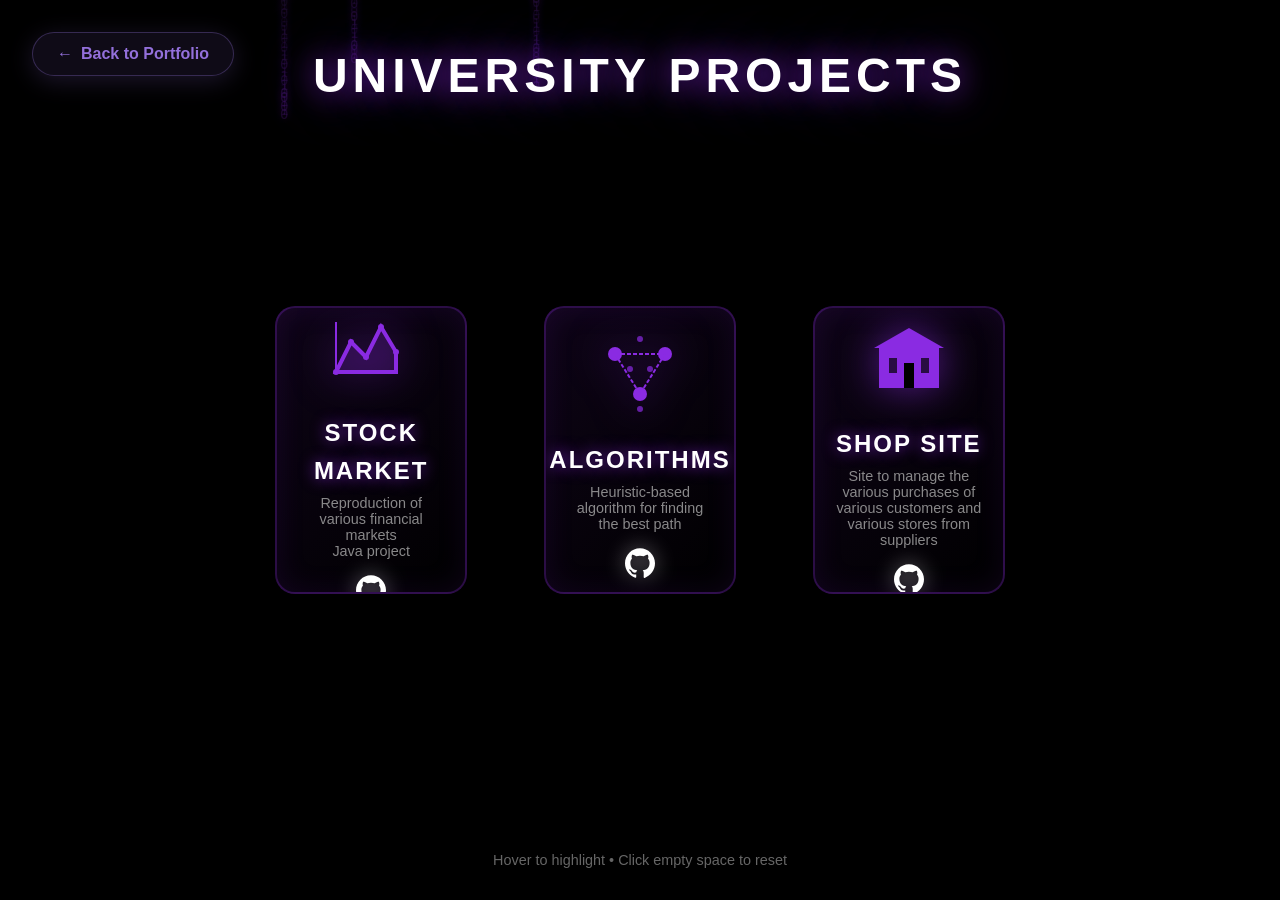
<file: uni_projects.html>
<!DOCTYPE html>
<html lang="en">
<head>
    <meta charset="UTF-8">
    <meta name="viewport" content="width=device-width, initial-scale=1.0">
    <title>University Projects Selection</title>
    <style>
        * {
            margin: 0;
            padding: 0;
            box-sizing: border-box;
        }
        
        body {
            font-family: 'Arial', sans-serif;
            background-color: #000000;
            color: #ffffff;
            overflow: hidden;
            cursor: pointer;
            -webkit-tap-highlight-color: transparent;
        }
        
        /* Background Matrix Canvas */
        #matrix-canvas {
            position: fixed;
            top: 0;
            left: 0;
            width: 100%;
            height: 100vh;
            z-index: 0;
            pointer-events: none;
        }

        .back-button {
            position: fixed;
            top: 2rem;
            left: 2rem;
            z-index: 100;
            background: rgba(147, 112, 219, 0.1);
            backdrop-filter: blur(10px);
            border: 1px solid rgba(147, 112, 219, 0.3);
            padding: 0.75rem 1.5rem;
            border-radius: 50px;
            text-decoration: none;
            color: #9370DB;
            font-weight: 600;
            transition: all 0.3s ease;
            display: flex;
            align-items: center;
            gap: 0.5rem;
            box-shadow: 0 5px 25px rgba(147, 112, 219, 0.2);
        }
        
        .back-button:hover {
            transform: translateX(-5px);
            background: rgba(147, 112, 219, 0.2);
            border-color: rgba(147, 112, 219, 0.5);
        }
        
        /* Overlay gradient */
        .overlay {
            position: fixed;
            top: 0;
            left: 0;
            width: 100%;
            height: 100vh;
            background: radial-gradient(ellipse at center, rgba(0,0,0,0.3) 0%, rgba(0,0,0,0.7) 100%);
            z-index: 1;
            pointer-events: none;
        }
        
        /* Main Container */
        .main-container {
            position: relative;
            z-index: 2;
            width: 100%;
            height: 100vh;
            display: flex;
            flex-direction: column;
            justify-content: center;
            align-items: center;
            padding: 1.25rem;
        }
        
        /* Title */
        .title {
            position: absolute;
            top: 3rem;
            /* FLUID TYPOGRAPHY */
            font-size: clamp(2rem, 5vw, 3rem);
            font-weight: bold;
            text-transform: uppercase;
            letter-spacing: clamp(3px, 1vw, 5px);
            text-shadow: 0 0 30px rgba(138, 43, 226, 0.8), 
                         0 0 60px rgba(138, 43, 226, 0.5),
                         2px 2px 10px rgba(0,0,0,0.8);
            opacity: 0;
            animation: titleGlow 2s ease forwards;
            text-align: center;
        }
        
        @keyframes titleGlow {
            from { opacity: 0; transform: translateY(-20px); }
            to { opacity: 1; transform: translateY(0); }
        }
        
        /* Icons Container */
        .icons-container {
            display: flex;
            /* FLUID SPACING */
            gap: clamp(2rem, 6vw, 5rem);
            perspective: 1000px;
            flex-wrap: wrap;
            justify-content: center;
            max-width: 1200px;
        }
        
        /* Icon Card */
        .icon-card {
            /* FLUID SIZE & ASPECT RATIO */
            width: clamp(180px, 15vw, 220px);
            aspect-ratio: 2 / 3;
            position: relative;
            cursor: pointer;
            transition: all 0.5s cubic-bezier(0.175, 0.885, 0.32, 1.275);
            transform-style: preserve-3d;
            opacity: 0;
            animation: cardAppear 1s ease forwards;
        }
        
        .icons-container a {
            text-decoration: none;
            color: inherit;
        }

        .icon-card:nth-child(1) { animation-delay: 0.2s; }
        .icon-card:nth-child(2) { animation-delay: 0.4s; }
        .icon-card:nth-child(3) { animation-delay: 0.6s; }
        
        @keyframes cardAppear {
            from { opacity: 0; transform: translateY(50px) rotateX(45deg); }
            to { opacity: 1; transform: translateY(0) rotateX(0); }
        }
        
        /* Card Content */
        .card-content {
            width: 100%;
            height: 100%;
            background: linear-gradient(135deg, rgba(138, 43, 226, 0.1) 0%, rgba(138, 43, 226, 0.05) 50%, rgba(0, 0, 0, 0.3) 100%);
            border: 2px solid rgba(138, 43, 226, 0.3);
            border-radius: 20px;
            display: flex;
            flex-direction: column;
            align-items: center;
            justify-content: center;
            position: relative;
            overflow: hidden;
            backdrop-filter: blur(10px);
            box-shadow: 0 20px 40px rgba(0, 0, 0, 0.5), inset 0 0 30px rgba(138, 43, 226, 0.1);
            transition: all 0.3s ease;
        }
        
        /* SVG Icon */
        .icon-svg {
            /* FLUID ICON */
            width: clamp(70px, 9vw, 100px);
            height: auto;
            aspect-ratio: 1 / 1;
            margin-bottom: 1.25rem;
            filter: drop-shadow(0 0 20px rgba(138, 43, 226, 0.6));
            transition: all 0.3s ease;
        }
        
        .icon-svg svg {
            width: 100%;
            height: 100%;
            fill: #8a2be2;
        }
        
        /* Character Name */
        .character-name {
            /* FLUID TYPOGRAPHY */
            font-size: clamp(1.2rem, 2vw, 1.5rem);
            font-weight: bold;
            text-transform: uppercase;
            letter-spacing: 2px;
            margin-bottom: 0.6rem;
            text-shadow: 0 0 15px rgba(138, 43, 226, 0.8);
            transition: all 0.3s ease;
            text-align: center;
        }
        
        /* Description */
        .character-desc {
            font-size: 0.9rem;
            color: #aaa;
            text-align: center;
            padding: 0 1.25rem;
            opacity: 0.8;
            transition: all 0.3s ease;
        }

        /* GitHub Icon */
        .github-icon-container {
            margin-top: 1rem;
            width: 30px;
            height: 30px;
            filter: drop-shadow(0 0 10px rgba(255, 255, 255, 0.5));
            transition: transform 0.3s ease;
        }

        .github-icon-container svg { width: 100%; height: 100%; fill: #ffffff; }
        .icon-card:hover .github-icon-container { transform: scale(1.2); }
        
        /* Background Glow Effect */
        .glow-effect {
            position: absolute; top: 50%; left: 50%;
            transform: translate(-50%, -50%);
            width: 150%; height: 150%;
            background: radial-gradient(circle, rgba(138, 43, 226, 0.4) 0%, transparent 70%);
            opacity: 0; pointer-events: none; transition: opacity 0.3s ease; filter: blur(50px);
        }
        
        /* Hover and Active States */
        .icon-card:hover { transform: scale(1.1) rotateY(-5deg); z-index: 10; }
        .icon-card:hover .card-content {
            background: linear-gradient(135deg, rgba(138, 43, 226, 0.3) 0%, rgba(138, 43, 226, 0.15) 50%, rgba(0, 0, 0, 0.4) 100%);
            border-color: rgba(138, 43, 226, 0.8);
            box-shadow: 0 30px 60px rgba(138, 43, 226, 0.4), inset 0 0 50px rgba(138, 43, 226, 0.2), 0 0 100px rgba(138, 43, 226, 0.3);
        }
        .icon-card:hover .glow-effect { opacity: 1; }
        .icon-card:hover .icon-svg { transform: scale(1.2) rotateZ(360deg); filter: drop-shadow(0 0 40px rgba(138, 43, 226, 1)); }
        .icon-card:hover .character-name { transform: scale(1.1); text-shadow: 0 0 30px rgba(138, 43, 226, 1); }
        .icon-card:hover .character-desc { opacity: 1; color: #ddd; }
        
        /* Dimmed class for unselected cards */
        .dimmed { opacity: 0.3; filter: grayscale(0.8); transform: scale(0.9); }
        .dimmed:hover { transform: scale(0.95); }
        
        /* Floating Particles */
        .particle { position: fixed; pointer-events: none; opacity: 0; animation: floatParticle 8s infinite; }
        
        @keyframes floatParticle {
            0% { opacity: 0; transform: translateY(100vh) scale(0); }
            10% { opacity: 1; }
            90% { opacity: 1; }
            100% { opacity: 0; transform: translateY(-100vh) scale(1); }
        }
        
        /* Info Text at Bottom */
        .info-text { position: absolute; bottom: 2rem; font-size: 0.9rem; color: #666; text-align: center; opacity: 0; animation: fadeIn 1s ease 1s forwards; }
        @keyframes fadeIn { to { opacity: 1; } }

        /* Mobile Styles */
        @media (max-width: 768px) {
            body { overflow-y: auto; overflow-x: hidden; }
            .back-button { top: 1rem; left: 1rem; padding: 0.6rem 1.25rem; font-size: 0.9rem; }
            .main-container { min-height: 100vh; height: auto; padding: 6rem 1.25rem 2.5rem; }
            .title { position: relative; top: auto; font-size: 1.8rem; letter-spacing: 2px; margin-bottom: 2.5rem; }
            .icons-container { flex-direction: column; gap: 2rem; perspective: none; }
            .icon-card { width: 100%; max-width: 300px; height: auto; min-height: 200px; aspect-ratio: unset; animation: none; }
            
            .icon-card.mobile-appear { animation: mobileCardAppear 0.6s ease forwards; }
            @keyframes mobileCardAppear { from { opacity: 0; transform: translateY(50px) scale(0.9); } to { opacity: 1; transform: translateY(0) scale(1); } }
            
            .card-content { padding: 2rem 1.25rem; border-radius: 15px; }
            .icon-svg { width: 70px; height: 70px; margin-bottom: 1rem; }
            .character-name { font-size: 1.3rem; margin-bottom: 0.3rem; }
            .character-desc { font-size: 0.85rem; padding: 0 0.6rem; margin-bottom: 0.6rem; }
            .github-icon-container { width: 25px; height: 25px; margin-top: 0.6rem; }
            
            /* Mobile touch states */
            .icon-card:active { transform: scale(0.98) !important; }
            .icon-card:active .card-content { background: linear-gradient(135deg, rgba(138, 43, 226, 0.25) 0%, rgba(138, 43, 226, 0.1) 50%, rgba(0, 0, 0, 0.4) 100%); border-color: rgba(138, 43, 226, 0.6); }
            
            /* Disable hover effects on mobile */
            .icon-card:hover, .icon-card:hover .icon-svg { transform: none; }
            .dimmed { opacity: 1; filter: none; transform: none; }
            .info-text, .particle { display: none; }

            /* Mobile-specific glow on tap */
            .mobile-tap-glow { position: absolute; top: 50%; left: 50%; transform: translate(-50%, -50%); width: 100px; height: 100px;
                background: radial-gradient(circle, rgba(138, 43, 226, 0.6) 0%, transparent 70%); opacity: 0; pointer-events: none; animation: mobileTapGlow 0.6s ease-out;
            }
            @keyframes mobileTapGlow {
                0% { opacity: 0; transform: translate(-50%, -50%) scale(0.5); }
                50% { opacity: 1; }
                100% { opacity: 0; transform: translate(-50%, -50%) scale(2); }
            }
        }

        @media (max-width: 480px) {
            .title { font-size: 1.5rem; }
            .icon-card { max-width: 280px; }
            .character-name { font-size: 1.2rem; }
            .character-desc { font-size: 0.8rem; }
        }
    </style>
</head>
<body>
    <a href="index.html" class="back-button"> <span>←</span> Back to Portfolio </a>
    <canvas id="matrix-canvas"></canvas>
    <div class="overlay"></div>
    
    <div class="main-container">
        <h1 class="title">University Projects</h1>
        
        <div class="icons-container">
            <a href="https://github.com/NECKER55/stock_markets.git" target="_blank" rel="noopener noreferrer">
                <div class="icon-card" data-project="finance">
                    <div class="glow-effect"></div>
                    <div class="card-content">
                        <div class="icon-svg">
                            <svg viewBox="0 0 100 100">
                                <path d="M15 75 L30 45 L45 60 L60 30 L75 55 L75 75 Z" stroke="#8a2be2" stroke-width="4" fill="rgba(138, 43, 226, 0.2)"/>
                                <circle cx="15" cy="75" r="3" fill="#8a2be2"/>
                                <circle cx="30" cy="45" r="3" fill="#8a2be2"/>
                                <circle cx="45" cy="60" r="3" fill="#8a2be2"/>
                                <circle cx="60" cy="30" r="3" fill="#8a2be2"/>
                                <circle cx="75" cy="55" r="3" fill="#8a2be2"/>
                                <line x1="15" y1="75" x2="75" y2="75" stroke="#8a2be2" stroke-width="2"/>
                                <line x1="15" y1="75" x2="15" y2="25" stroke="#8a2be2" stroke-width="2"/>
                            </svg>
                        </div>
                        <h3 class="character-name">stock</h3>
                        <h3 class="character-name">market</h3>
                        <p class="character-desc">Reproduction of various financial markets</p>
                        <p class="character-desc">Java project</p>
                        <div class="github-icon-container">
                            <svg viewBox="0 0 98 96"><path fill="currentColor" fill-rule="evenodd" d="M48.854 0C21.839 0 0 22 0 49.217c0 21.756 13.993 40.172 33.426 46.696 2.427.466 3.314-1.054 3.314-2.362 0-1.164-.042-4.24-.079-8.329-13.58 2.934-16.425-5.878-16.425-5.878-2.213-5.636-5.4-7.152-5.4-7.152-4.436-3.033.337-2.97.337-2.97 4.912.353 7.493 5.064 7.493 5.064 4.364 7.465 11.458 5.319 14.232 4.075.432-3.179 1.7-5.319 3.09-6.541-10.94-1.242-22.413-5.46-22.413-24.269 0-5.352 1.916-9.724 5.06-13.18-.485-1.247-2.11-6.233.483-13.044 0 0 4.132-1.31 13.52 5.012 3.91-1.085 8.117-1.628 12.309-1.649 4.19.022 8.397.564 12.309 1.649 9.388-6.322 13.52-5.012 13.52-5.012 2.593 6.811.968 11.8.483 13.044 3.146 3.456 5.06 7.828 5.06 13.18 0 18.852-11.488 23.013-22.464 24.238 1.745 1.502 3.292 4.47 3.292 9.003 0 6.541-.043 11.838-.043 13.454 0 1.309.89 2.859 3.336 2.358C84.007 89.267 98 70.85 98 49.217 98 22 76.161 0 48.854 0z"/></svg>
                        </div>
                    </div>
                </div>
            </a>
            
            <a href="https://github.com/NECKER55/pathFinding_algorithm.git" target="_blank" rel="noopener noreferrer">
                <div class="icon-card" data-project="algorithms">
                    <div class="glow-effect"></div>
                    <div class="card-content">
                        <div class="icon-svg">
                            <svg viewBox="0 0 100 100">
                                <circle cx="25" cy="30" r="7" fill="#8a2be2"/><circle cx="75" cy="30" r="7" fill="#8a2be2"/><circle cx="50" cy="70" r="7" fill="#8a2be2"/>
                                <line x1="25" y1="30" x2="75" y2="30" stroke="#8a2be2" stroke-width="2" stroke-dasharray="4 2"/>
                                <line x1="25" y1="30" x2="50" y2="70" stroke="#8a2be2" stroke-width="2" stroke-dasharray="4 2"/>
                                <line x1="75" y1="30" x2="50" y2="70" stroke="#8a2be2" stroke-width="2" stroke-dasharray="4 2"/>
                                <circle cx="40" cy="45" r="3" fill="#8a2be2" opacity="0.7"/><circle cx="60" cy="45" r="3" fill="#8a2be2" opacity="0.7"/>
                                <circle cx="50" cy="15" r="3" fill="#8a2be2" opacity="0.7"/><circle cx="50" cy="85" r="3" fill="#8a2be2" opacity="0.7"/>
                            </svg>
                        </div>
                        <h3 class="character-name">algorithms</h3>
                        <p class="character-desc">Heuristic-based algorithm for finding the best path</p>
                        <div class="github-icon-container">
                            <svg viewBox="0 0 98 96"><path fill="currentColor" fill-rule="evenodd" d="M48.854 0C21.839 0 0 22 0 49.217c0 21.756 13.993 40.172 33.426 46.696 2.427.466 3.314-1.054 3.314-2.362 0-1.164-.042-4.24-.079-8.329-13.58 2.934-16.425-5.878-16.425-5.878-2.213-5.636-5.4-7.152-5.4-7.152-4.436-3.033.337-2.97.337-2.97 4.912.353 7.493 5.064 7.493 5.064 4.364 7.465 11.458 5.319 14.232 4.075.432-3.179 1.7-5.319 3.09-6.541-10.94-1.242-22.413-5.46-22.413-24.269 0-5.352 1.916-9.724 5.06-13.18-.485-1.247-2.11-6.233.483-13.044 0 0 4.132-1.31 13.52 5.012 3.91-1.085 8.117-1.628 12.309-1.649 4.19.022 8.397.564 12.309 1.649 9.388-6.322 13.52-5.012 13.52-5.012 2.593 6.811.968 11.8.483 13.044 3.146 3.456 5.06 7.828 5.06 13.18 0 18.852-11.488 23.013-22.464 24.238 1.745 1.502 3.292 4.47 3.292 9.003 0 6.541-.043 11.838-.043 13.454 0 1.309.89 2.859 3.336 2.358C84.007 89.267 98 70.85 98 49.217 98 22 76.161 0 48.854 0z"/></svg>
                        </div>
                    </div>
                </div>
            </a>
            
            <a href="https://github.com/NECKER55/supermarket_shop.git" target="_blank" rel="noopener noreferrer">
                <div class="icon-card" data-project="supermarkets">
                    <div class="glow-effect"></div>
                    <div class="card-content">
                        <div class="icon-svg">
                            <svg viewBox="0 0 100 100">
                                <rect x="20" y="40" width="60" height="40" fill="#8a2be2"/><polygon points="15 40 85 40 50 20" fill="#8a2be2"/>
                                <rect x="45" y="55" width="10" height="25" fill="#000000"/><rect x="30" y="50" width="8" height="15" fill="#000000" opacity="0.7"/>
                                <rect x="62" y="50" width="8" height="15" fill="#000000" opacity="0.7"/>
                            </svg>
                        </div>
                        <h3 class="character-name">shop site</h3>
                        <p class="character-desc">Site to manage the various purchases of various customers and various stores from suppliers</p>
                        <div class="github-icon-container">
                            <svg viewBox="0 0 98 96"><path fill="currentColor" fill-rule="evenodd" d="M48.854 0C21.839 0 0 22 0 49.217c0 21.756 13.993 40.172 33.426 46.696 2.427.466 3.314-1.054 3.314-2.362 0-1.164-.042-4.24-.079-8.329-13.58 2.934-16.425-5.878-16.425-5.878-2.213-5.636-5.4-7.152-5.4-7.152-4.436-3.033.337-2.97.337-2.97 4.912.353 7.493 5.064 7.493 5.064 4.364 7.465 11.458 5.319 14.232 4.075.432-3.179 1.7-5.319 3.09-6.541-10.94-1.242-22.413-5.46-22.413-24.269 0-5.352 1.916-9.724 5.06-13.18-.485-1.247-2.11-6.233.483-13.044 0 0 4.132-1.31 13.52 5.012 3.91-1.085 8.117-1.628 12.309-1.649 4.19.022 8.397.564 12.309 1.649 9.388-6.322 13.52-5.012 13.52-5.012 2.593 6.811.968 11.8.483 13.044 3.146 3.456 5.06 7.828 5.06 13.18 0 18.852-11.488 23.013-22.464 24.238 1.745 1.502 3.292 4.47 3.292 9.003 0 6.541-.043 11.838-.043 13.454 0 1.309.89 2.859 3.336 2.358C84.007 89.267 98 70.85 98 49.217 98 22 76.161 0 48.854 0z"/></svg>
                        </div>
                    </div>
                </div>
            </a>
        </div>
        
        <p class="info-text">Hover to highlight • Click empty space to reset</p>
    </div>

    <script>
        // --- SCRIPT INVARIATO ---
        // La logica JavaScript per le animazioni e le interazioni rimane la stessa.
        // Le modifiche per l'adattabilità sono state effettuate esclusivamente nel CSS.
        const isMobile = /Android|webOS|iPhone|iPad|iPod|BlackBerry|IEMobile|Opera Mini/i.test(navigator.userAgent);
        const isTouch = 'ontouchstart' in window || navigator.maxTouchPoints > 0;
        const matrixCanvas = document.getElementById('matrix-canvas');
        const matrixCtx = matrixCanvas.getContext('2d');
        let matrixDrops = [];
        const fontSize = isMobile ? 10 : 14;
        const characters = '01';
        let columns;
        let animationId;
        function initMatrixRain() {
            matrixCanvas.width = window.innerWidth; matrixCanvas.height = window.innerHeight;
            columns = Math.floor(matrixCanvas.width / fontSize); matrixDrops = [];
            const columnCount = isMobile ? Math.floor(columns / 2) : columns;
            for (let i = 0; i < columnCount; i++) { matrixDrops[i] = Math.floor(Math.random() * -100); }
        }
        function animateMatrixRain() {
            matrixCtx.fillStyle = 'rgba(0, 0, 0, 0.02)'; matrixCtx.fillRect(0, 0, matrixCanvas.width, matrixCanvas.height);
            matrixCtx.fillStyle = '#8a2be2'; matrixCtx.font = `${fontSize}px monospace`; matrixCtx.shadowBlur = isMobile ? 4 : 8; matrixCtx.shadowColor = '#8a2be2';
            const step = isMobile ? 2 : 1;
            for (let i = 0; i < matrixDrops.length; i += step) {
                const text = characters.charAt(Math.floor(Math.random() * characters.length));
                const x = i * fontSize * (isMobile ? 2 : 1); const y = matrixDrops[i] * fontSize;
                const brightness = Math.random() * 0.3 + 0.2; matrixCtx.fillStyle = `rgba(138, 43, 226, ${brightness})`; matrixCtx.fillText(text, x, y);
                if (matrixDrops[i] * fontSize > matrixCanvas.height && Math.random() > 0.98) { matrixDrops[i] = -1; }
                matrixDrops[i] += isMobile ? 0.5 : 0.3;
            }
            matrixCtx.shadowBlur = 0;
        }
        const cards = document.querySelectorAll('.icon-card'); let selectedCard = null;
        if (!isTouch) {
            cards.forEach(card => {
                card.addEventListener('mouseenter', function() { if (!selectedCard) { cards.forEach(c => { if (c !== this) { c.classList.add('dimmed'); } }); } });
                card.addEventListener('mouseleave', function() { if (!selectedCard) { cards.forEach(c => c.classList.remove('dimmed')); } });
                card.addEventListener('click', function(e) { e.stopPropagation(); selectedCard = this; cards.forEach(c => { if (c !== this) { c.classList.add('dimmed'); } else { c.classList.remove('dimmed'); } }); });
            });
        }
        if (isTouch) {
            cards.forEach(card => {
                card.addEventListener('touchstart', function(e) {
                    this.style.transform = 'scale(0.98)';
                    const glow = document.createElement('div'); glow.className = 'mobile-tap-glow'; this.appendChild(glow);
                    setTimeout(() => { glow.remove(); }, 600);
                });
                card.addEventListener('touchend', function(e) { this.style.transform = ''; });
            });
        }
        if (!isTouch) { document.body.addEventListener('click', function(e) { if (!e.target.closest('.icon-card')) { selectedCard = null; cards.forEach(c => c.classList.remove('dimmed')); } }); }
        function createParticle() {
            if (isMobile) return;
            const particle = document.createElement('div'); particle.className = 'particle'; particle.style.left = Math.random() * window.innerWidth + 'px';
            particle.style.width = particle.style.height = Math.random() * 4 + 2 + 'px'; particle.style.background = '#8a2be2';
            particle.style.borderRadius = '50%'; particle.style.boxShadow = '0 0 10px rgba(138, 43, 226, 0.8)';
            particle.style.animationDelay = Math.random() * 8 + 's'; particle.style.animationDuration = (Math.random() * 10 + 8) + 's';
            document.body.appendChild(particle); setTimeout(() => { particle.remove(); }, 18000);
        }
        let particleInterval; if (!isMobile) { particleInterval = setInterval(createParticle, 500); }
        let lastTime = 0; const targetFPS = isMobile ? 30 : 60; const frameDelay = 1000 / targetFPS;
        function animate(currentTime) { if (currentTime - lastTime >= frameDelay) { animateMatrixRain(); lastTime = currentTime; } animationId = requestAnimationFrame(animate); }
        initMatrixRain(); animate(0);
        window.addEventListener('load', () => {
            if (isMobile) {
                const observer = new IntersectionObserver((entries) => {
                    entries.forEach((entry, index) => {
                        if (entry.isIntersecting) {
                            setTimeout(() => { entry.target.classList.add('mobile-appear'); }, index * 150);
                            observer.unobserve(entry.target);
                        }
                    });
                }, { threshold: 0.1 });
                cards.forEach(card => observer.observe(card));
            }
        });
        let resizeTimeout; window.addEventListener('resize', () => { clearTimeout(resizeTimeout); resizeTimeout = setTimeout(() => { initMatrixRain(); }, 250); });
        document.addEventListener('visibilitychange', () => {
            if (document.hidden) { cancelAnimationFrame(animationId); if (particleInterval) clearInterval(particleInterval); }
            else { animate(0); if (!isMobile && !particleInterval) { particleInterval = setInterval(createParticle, 500); } }
        });
    </script>
</body>
</html>
</file>
